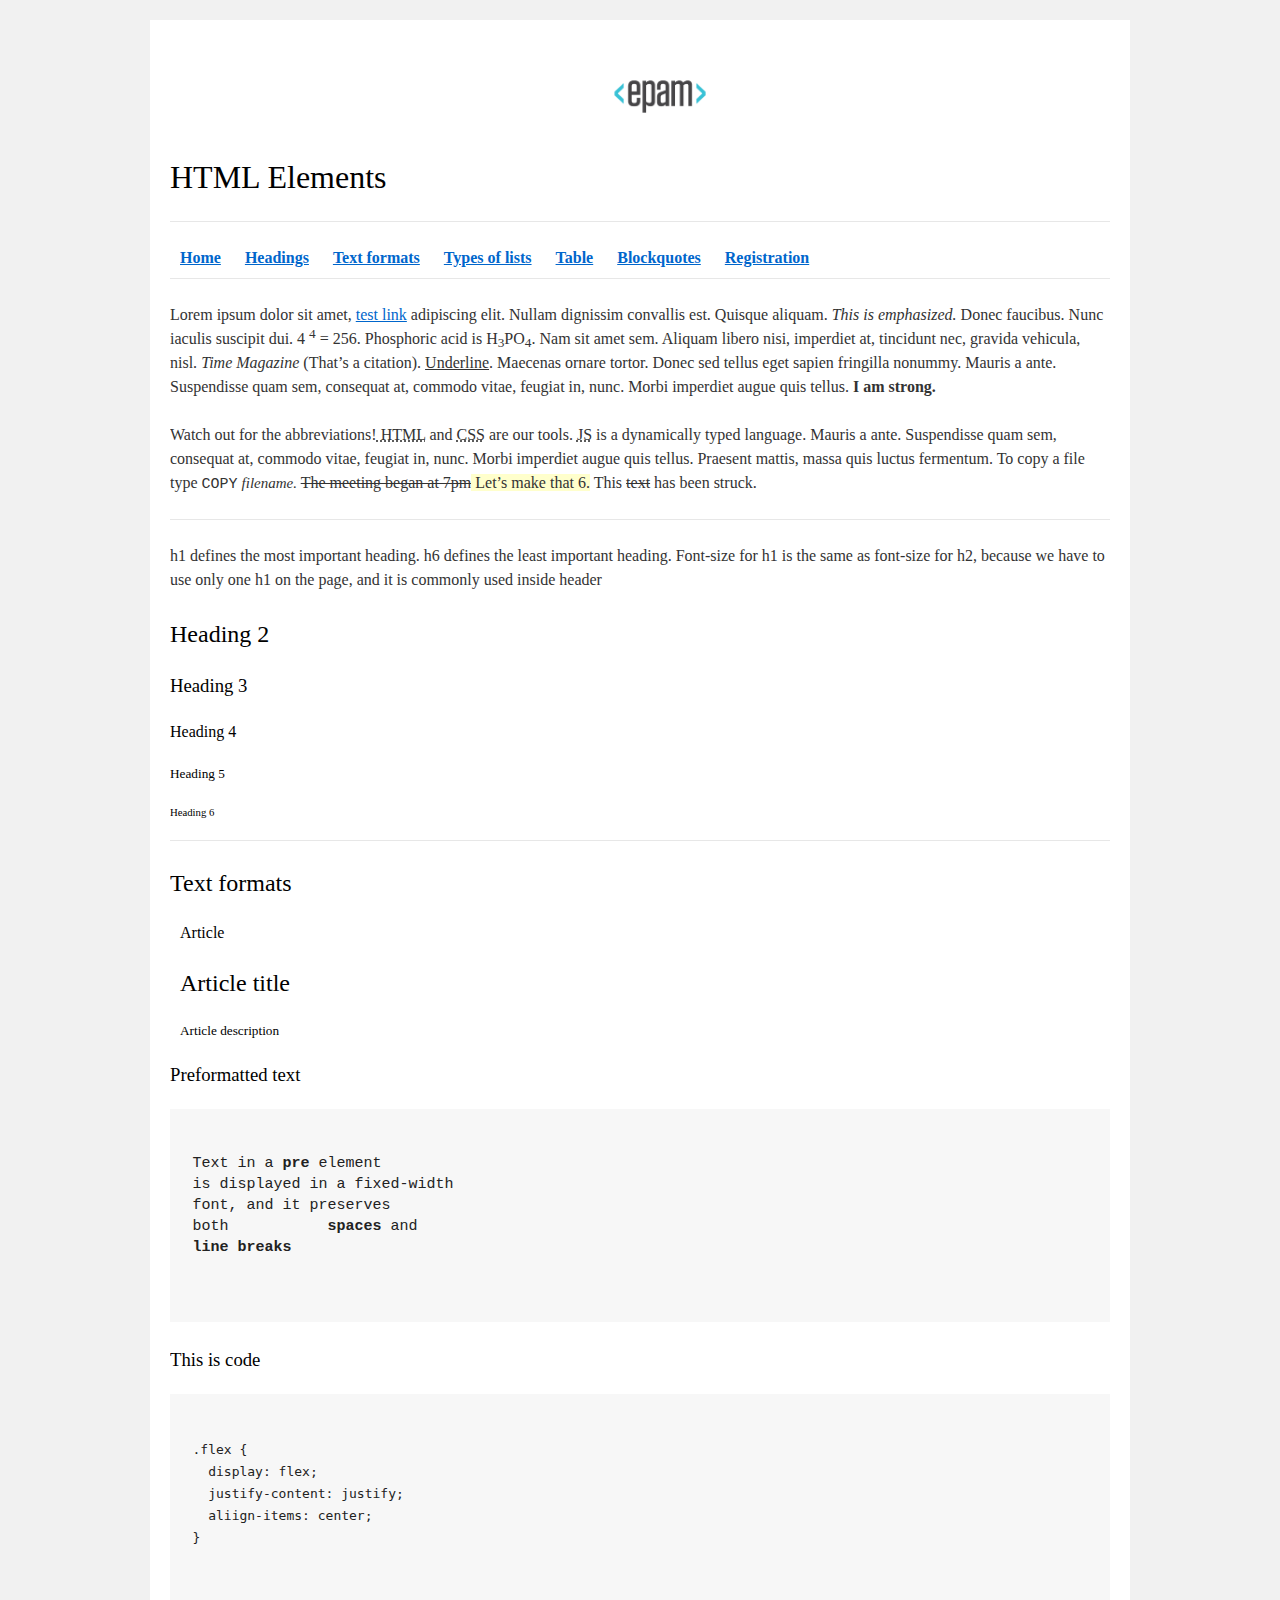
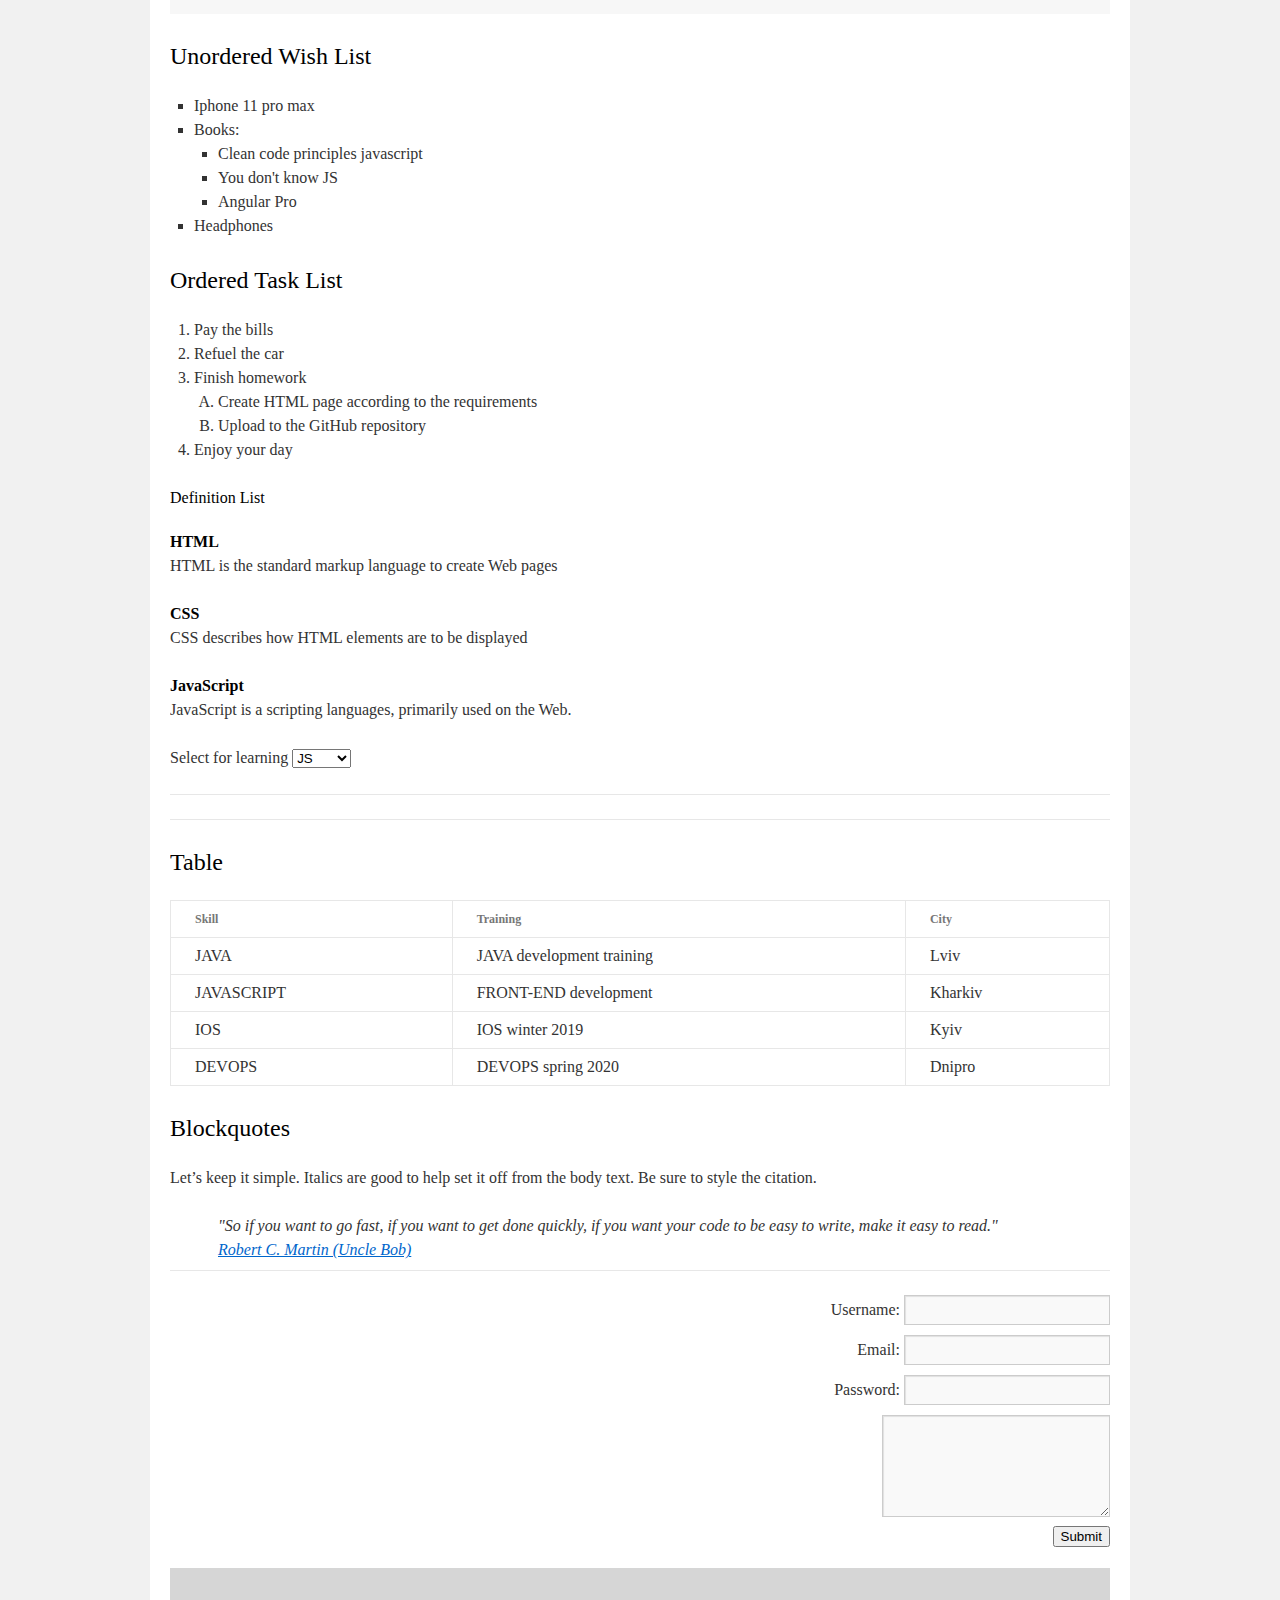
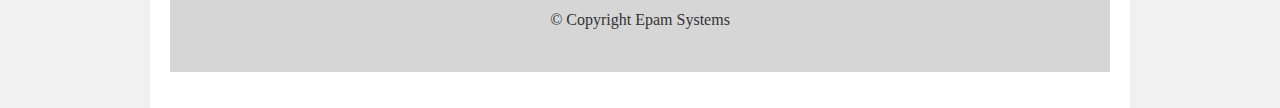
<file: FL12_HW1/homework/index.html>
<!DOCTYPE html>
<html lang="en">

<head>
    <meta charset="utf-8">
    <title>HTML Basics</title>
    <link rel="stylesheet" href="style.css">
</head>

<body>
    <div id="wrapper">
        <div id="main">
            <div id="container">
                <div id="content" role="main">
                    <header>
                        <img src='logo.png' alt="logo">

                        <h1>HTML Elements</h1>
                        <hr>
                        <nav>
                            <a href="#"><b>Home</b></a>
                            <a href="#"><b>Headings</b></a>
                            <a href="#"><b>Text formats</b></a>
                            <a href="#"><b>Types of lists</b></a>
                            <a href="#"><b>Table</b></a>
                            <a href="#"><b>Blockquotes</b></a>
                            <a href="#"><b>Registration</b></a>
                        </nav>
                    </header>
                    <hr>
                    <p>
                        Lorem ipsum dolor sit amet, <a href="#"> test link</a> adipiscing elit. Nullam dignissim convallis est.
                        Quisque aliquam. <em>This is emphasized.</em> Donec faucibus. Nunc iaculis suscipit dui. 4
                        <sup>4</sup> = 256. Phosphoric acid is H<sub>3</sub>PO<sub>4</sub>.
                        Nam sit amet sem. Aliquam libero nisi, imperdiet at, tincidunt nec, gravida vehicula, nisl.
                        <cite> Time Magazine</cite> (That’s a citation). <u>Underline</u>.
                        Maecenas ornare tortor. Donec sed tellus eget sapien fringilla nonummy.
                        Mauris a ante. Suspendisse quam sem, consequat at, commodo vitae, feugiat in, nunc.
                        Morbi imperdiet augue quis tellus. <strong>I am strong.</strong>
                    </p>
                    <p>
                        Watch out for the abbreviations!<abbr title=' Hyper Text Markup Language'>
                        HTML</abbr> and <abbr title='Cascading Style Sheets'>CSS</abbr> are our tools.
                        <abbr title='JavaScript'>JS</abbr> is a dynamically typed language. Mauris
                        a ante. Suspendisse quam sem, consequat at, commodo vitae, feugiat in, nunc.
                        Morbi imperdiet augue quis tellus. Praesent mattis, massa quis luctus fermentum.
                        To copy a file type <kbd>COPY</kbd> <var>filename.</var> <del>The meeting began at 7pm</del><ins> Let’s make that 6.</ins>
                        This <s>text</s> has been struck.
                    </p>

                    <hr>
                    <p>
                        h1 defines the most important heading. h6 defines the least important heading.
                        Font-size for h1 is the same as font-size for h2, because we have to use only one h1 on the page,
                        and it is commonly used inside header</p>

                    <h2>Heading 2</h2>
                    <h3>Heading 3</h3>
                    <h4>Heading 4</h4>
                    <h5>Heading 5</h5>
                    <h6>Heading 6</h6>

                    <hr>
                    <h2>Text formats</h2>
                    <article>
                        <h4>Article</h4>

                        <h2>Article title</h2>
                        <h5>Article description</h5>
                    </article>
                    <h3>Preformatted text</h3>
                    <pre>

Text in a <b>pre</b> element
is displayed in a fixed-width
font, and it preserves
both           <b>spaces</b> and
<b>line breaks</b>

                    </pre>
                    <h3>This is code</h3>
                    <pre>
                    <code>
.flex {
  display: flex;
  justify-content: justify;
  aliign-items: center;
}
                    </code>
                  </pre>

                    <h2>Unordered Wish List</h2>
                    <ul>
                        <li>Iphone 11 pro max
                            <li>Books:
                                <ul>
                                    <li>Clean code principles javascript</li>
                                    <li>You don't know JS</li>
                                    <li>Angular Pro</li>
                                </ul>
                            </li>
                            <li>Headphones
                    </ul>
                    <h2>Ordered Task List</h2>
                    <ol>
                        <li>Pay the bills
                            <li>Refuel the car
                                <li>Finish homework
                                    <ol>
                                        <li>Create HTML page according to the requirements</li>
                                        <li>Upload to the GitHub repository</li>
                                    </ol>
                                </li>
                                <li>Enjoy your day</li>
                    </ol>

                    <h4>Definition List</h4>
                    <dl>
                        <dt>HTML</dt>
                        <dd>HTML is the standard markup language to create Web pages</dd>

                        <dt>CSS</dt>
                        <dd>CSS describes how HTML elements are to be displayed</dd>

                        <dt>JavaScript</dt>
                        <dd>JavaScript is a scripting languages, primarily used on the Web.</dd>
                    </dl>
                    <p>
                        Select for learning
                        <select name="select">
                            <option value="HTML" >HTML</option>
                            <option value="CSS">CSS</option>
                            <option selected value ="js">JS</option>
                        </select
                    ></p>
                    <hr>

                    <hr>

                    <h2>Table</h2>
                    <table>
                        <tr>
                            <th>Skill</th>
                            <th>Training</th>
                            <th>City</th>
                        </tr>
                        <tr>
                            <td>JAVA</td>
                            <td>JAVA development training</td>
                            <td>Lviv</td>
                        </tr>
                        <tr>
                            <td>JAVASCRIPT</td>
                            <td>FRONT-END development</td>
                            <td>Kharkiv</td>
                        </tr>
                        <tr>
                            <td>IOS</td>
                            <td>IOS winter 2019</td>
                            <td>Kyiv</td>
                        </tr>
                        <tr>
                            <td>DEVOPS</td>
                            <td>DEVOPS spring 2020</td>
                            <td>Dnipro</td>
                        </tr>
                    </table>
                    <h2>Blockquotes</h2>
                    <p>Let’s keep it simple. Italics are good to help set it off from the body text. Be sure to style the citation. </p>
                    <blockquote>"So if you want to go fast, if you want to get done quickly, if you want your code to be easy to write, make it easy to read."<br>

                        <a href="#">Robert C. Martin (Uncle Bob)</a></blockquote>
                    <hr>
                    <form>
                        Username: <input type="text" name="username">

                    </form>
                    <form>
                        Email: <input type="text" name="Email">
                    </form>
                    <form>
                        Password: <input type="password" name="Password">
                    </form>
                    <form>
                        <textarea cols="23" rows="4"></textarea>
                    </form>
                    <form>
                        <button>Submit</button>
                    </form>
                    <footer>
                        &copy; Copyright Epam Systems
                    </footer>
                </div>
            </div>
        </div>
    </div>
</body>

</html>
</file>
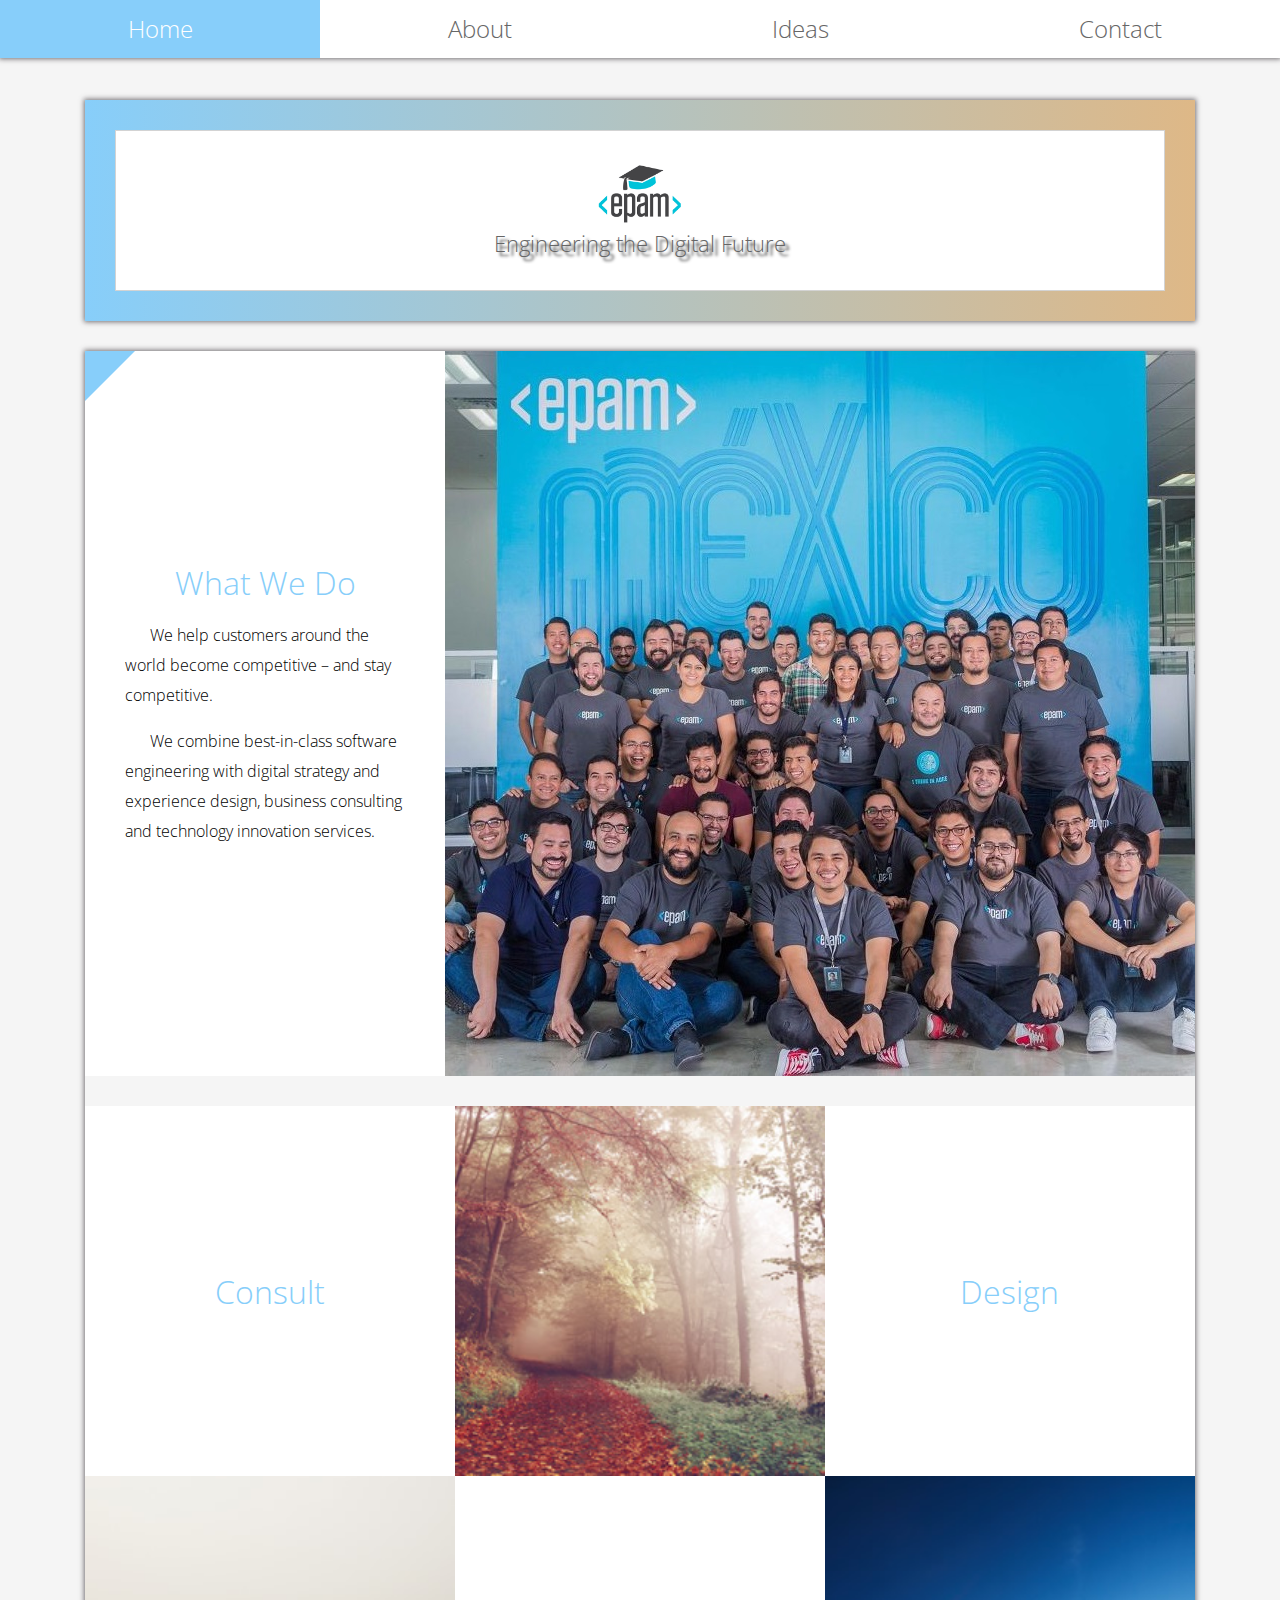
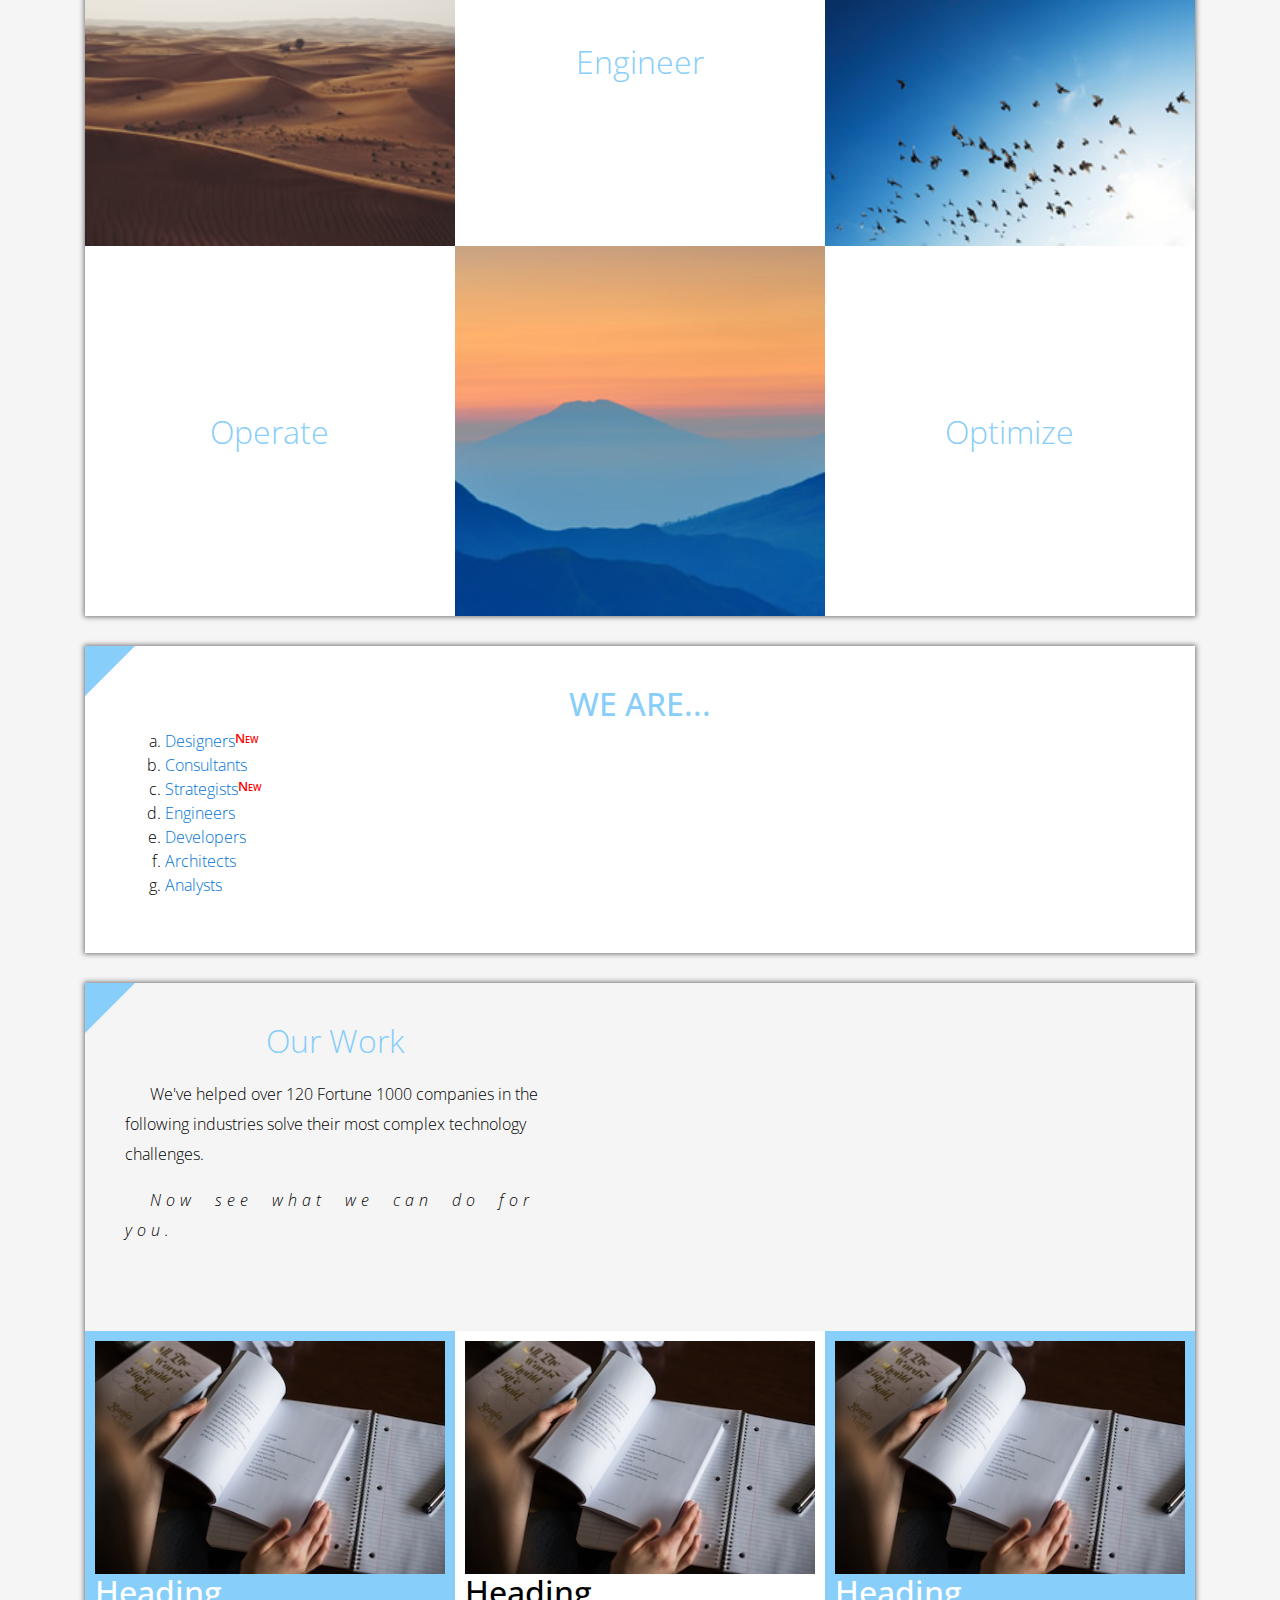
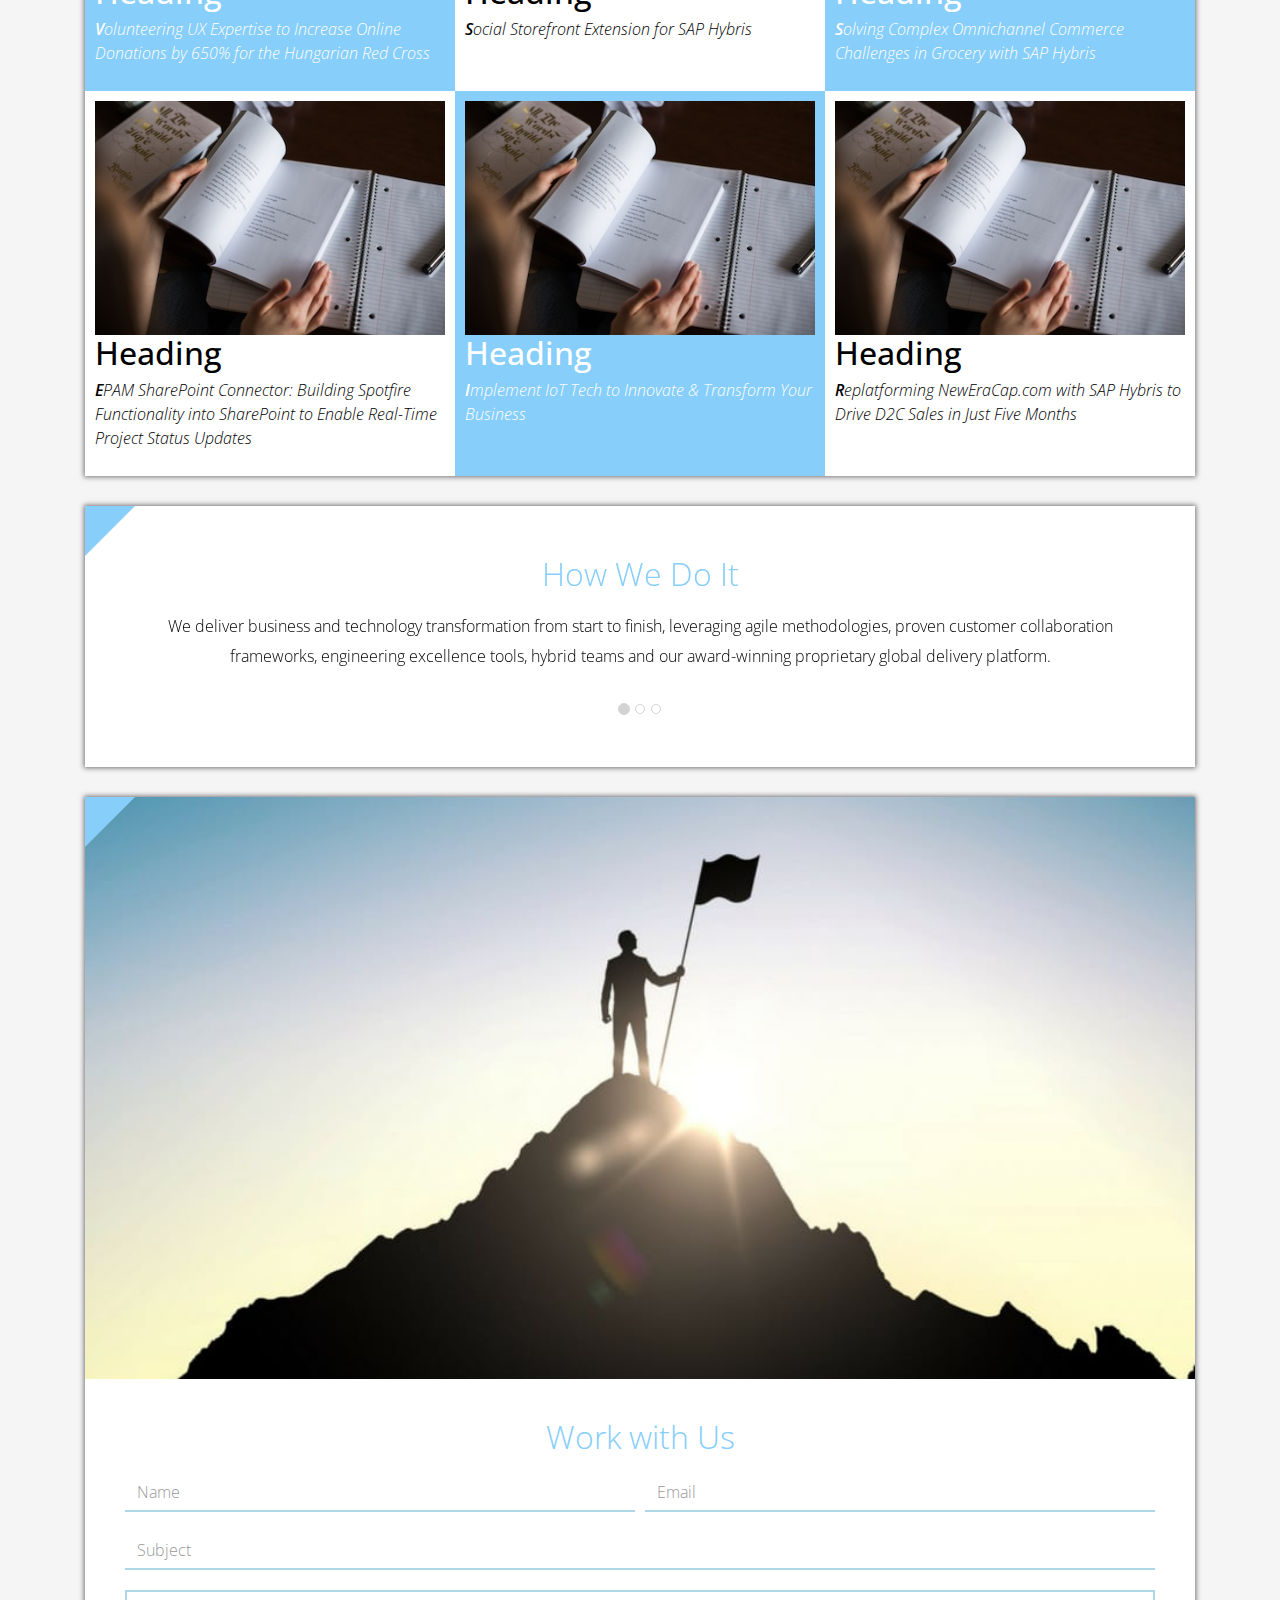
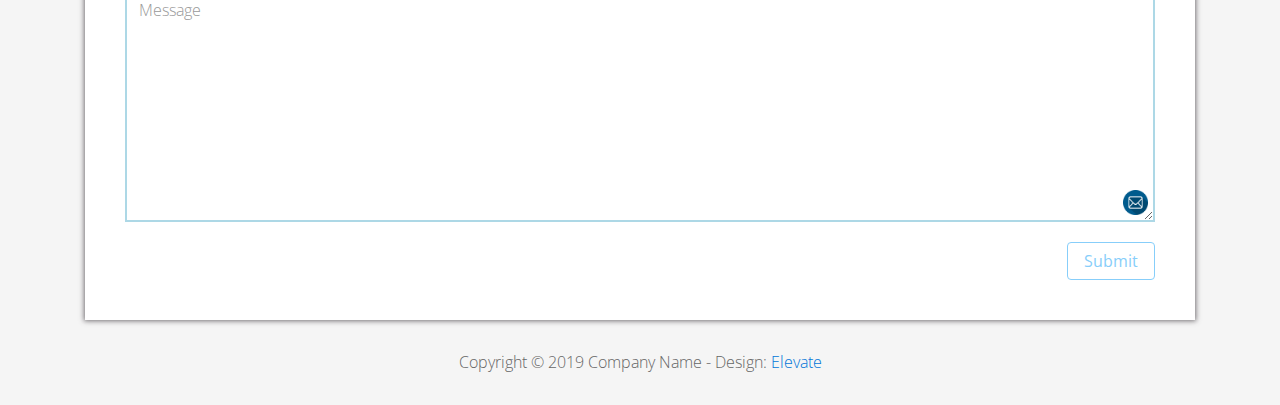
<file: FL12_HW2/homework/index.html>
<!DOCTYPE html>
<html lang="en">

<head>
    <meta charset="utf-8">
    <meta http-equiv="X-UA-Compatible" content="IE=edge">
    <meta name="viewport" content="width=device-width, initial-scale=1">

    <title>CSS Basics HW</title>



    <!-- load stylesheets -->
    <link rel="stylesheet" href="http://fonts.googleapis.com/css?family=Open+Sans:300,400">
    <!-- Google web font "Open Sans" -->
    <link rel="stylesheet" href="css/bootstrap.min.css">
    <!-- Bootstrap style -->
    <link rel="stylesheet" href="css/general.css">
    <link rel="stylesheet" href="css/style.css">
    <!-- Templatemo style -->
</head>

<body>
    <div class="container">

        <div class="tm-sidebar">
            <nav class="tm-main-nav">
                <ul>
                    <li class="tm-nav-item"><a href="#home" class="tm-nav-item-link">Home</a></li>
                    <li class="tm-nav-item"><a href="#about" class="tm-nav-item-link">About</a></li>
                    <li class="tm-nav-item"><a href="#ideas" class="tm-nav-item-link">Ideas</a></li>
                    <li class="tm-nav-item"><a href="#contact" class="tm-nav-item-link">Contact</a></li>
                </ul>
            </nav>
        </div>

        <div class="tm-main-content">

            <div id="home" class="tm-content-box tm-content-header margin-b-10">
                <div class="tm-banner">
                    <div class="tm-banner-inner">
                        <img src="img/epam_logo.png" width="100" alt="">
                        <p class="tm-banner-text">Engineering the Digital Future</p>
                    </div>
                </div>
            </div>

            <section>
                <div class="tm-content-box flex-2-col">

                    <div class="padding-medium flex-item tm-team-description-container flex-item">
                        <h2 class="tm-section-title">What We Do</h2>
                        <p class="tm-section-description">We help customers around the world become competitive – and stay competitive.</p>
                        <p class="tm-section-description"> We combine best-in-class software engineering with digital strategy and experience design, business consulting and technology innovation services.</p>
                    </div>
                    <div class="flex-item tm-team-img">
                        <img src="img/epam-mexico.jpg" alt="epam-mexico">
                    </div>

                </div>

                <div id="about" class="tm-content-box">

                    <ul class="boxes gallery-container">
                        <li class="box box-bg">
                            <h2 class="tm-section-title tm-section-title-box tm-box-bg-title">Consult</h2>
                        </li>
                        <li class="box">
                            <a href="img/idea-large-01.jpg">
                                <img src="img/idea-01.jpg" alt="Image" class="img-fluid thumbnail box-img">
                            </a>
                        </li>
                        <li class="box box-bg">
                            <h2 class="tm-section-title tm-section-title-box tm-box-bg-title">Design</h2>
                        </li>
                        <li class="box">
                            <a href="img/idea-large-02.jpg">
                                <img src="img/idea-02.jpg" alt="Image" class="img-fluid thumbnail box-img">
                            </a>
                        </li>
                        <li class="box box-bg">
                            <h2 class="tm-section-title tm-section-title-box tm-box-bg-title">Engineer</h2>
                        </li>
                        <li class="box">
                            <a href="img/idea-large-03.jpg">
                                <img src="img/idea-03.jpg" alt="Image" class="img-fluid thumbnail box-img">
                            </a>
                        </li>
                        <li class="box box-bg">
                            <h2 class="tm-section-title tm-section-title-box tm-box-bg-title">Operate</h2>
                        </li>
                        <li class="box">
                            <a href="img/idea-large-04.jpg">
                                <img src="img/idea-04.jpg" alt="Image" class="img-fluid thumbnail box-img">
                            </a>
                        </li>
                        <li class="box box-bg">
                            <h2 class="tm-section-title tm-section-title-box tm-box-bg-title">Optimize</h2>
                        </li>
                    </ul>

                </div>

            </section>

            <!-- slider -->
            <section class="heading tm-content-box">
                <div class="padding-medium">
                    <h2> WE ARE...</h2>
                    <ol>
                        <li><a href="index.html" class="text">Designers</a></li>
                        <li><a href="index.html">Consultants</a></li>
                        <li><a href="#" class="text">Strategists</a></li>
                        <li><a href="#">Engineers</a></li>
                        <li><a href="#">Developers</a></li>
                        <li><a href="#">Architects</a></li>
                        <li><a href="#">Analysts</a></li>
                    </ol>
                </div>
            </section>

            <section class="blocks">
                <div class="padding-medium flex-item tm-team-description-container">
                    <h2 class="tm-section-title">Our Work</h2>
                    <p class="tm-section-description">We've helped over 120 Fortune 1000 companies in the following industries solve their most complex technology challenges. </p>
                    <p class="tm-section-description"> Now see what we can do for you.</p>
                </div>
                <div class="tm-content-box flex-2-col">
                </div>
                <div class="tm-content-box">
                    <ul class="boxes gallery-container">
                        <li class="box box-work">
                            <img src="img/study.jpeg" alt="Image" class="img-fluid">
                            <div>
                                <h2>Heading</h2>
                                <p>Volunteering UX Expertise to Increase Online Donations by 650% for the Hungarian Red Cross</p>
                            </div>
                        </li>
                        <li class="box box-work">
                            <img src="img/study.jpeg" alt="Image" class="img-fluid">
                            <div>
                                <h2>Heading</h2>
                                <p>Social Storefront Extension for SAP Hybris</p>
                            </div>
                        </li>
                        <li class="box box-work">
                            <img src="img/study.jpeg" alt="Image" class="img-fluid">
                            <div>
                                <h2>Heading</h2>
                                <p>Solving Complex Omnichannel Commerce Challenges in Grocery with SAP Hybris</p>
                            </div>
                        </li>
                        <li class="box box-work">
                            <img src="img/study.jpeg" alt="Image" class="img-fluid">
                            <div>
                                <h2>Heading</h2>
                                <p>EPAM SharePoint Connector: Building Spotfire Functionality into SharePoint to Enable Real-Time Project Status Updates</p>
                            </div>
                        </li>
                        <li class="box box-work">
                            <img src="img/study.jpeg" alt="Image" class="img-fluid">
                            <div>
                                <h2>Heading</h2>
                                <p>Implement IoT Tech to Innovate &amp; Transform Your Business</p>
                            </div>
                        </li>
                        <li class="box box-work">
                            <img src="img/study.jpeg" alt="Image" class="img-fluid">
                            <div>
                                <h2>Heading</h2>
                                <p>Replatforming NewEraCap.com with SAP Hybris to Drive D2C Sales in Just Five Months</p>
                            </div>
                        </li>
                    </ul>

                </div>
            </section>

            <section id="ideas">
                <div id="tmCarousel" class="carousel slide tm-content-box" data-ride="carousel">

                    <ol class="carousel-indicators">
                        <li data-target="#tmCarousel" data-slide-to="0" class="active"></li>
                        <li data-target="#tmCarousel" data-slide-to="1" class=""></li>
                        <li data-target="#tmCarousel" data-slide-to="2" class=""></li>
                    </ol>

                    <div class="carousel-inner" role="listbox">

                        <div class="carousel-item active">
                            <div class="carousel-content">
                                <div class="flex-item">
                                    <h2 class="tm-section-title">How We Do It</h2>
                                    <p class="tm-section-description carousel-description">We deliver business and technology transformation from start to finish, leveraging agile methodologies, proven customer collaboration frameworks, engineering excellence tools, hybrid teams and our award-winning proprietary
                                        global delivery platform.</p>
                                </div>
                            </div>
                        </div>

                        <div class="carousel-item">
                            <div class="carousel-content">
                                <div class="flex-item">
                                    <h2 class="tm-section-title">Our Clients</h2>
                                    <p class="tm-section-description carousel-description">Lorem ipsum dolor sit amet, consectetur adipiscing elit. Quisque vel nisi pharetra nibh varius pharetra ac sagittis nisi. Etiam pharetra vestibulum hendrerit. Pellentesque interdum metus sed massa rutrum.</p>
                                </div>
                            </div>
                        </div>

                        <div class="carousel-item">
                            <div class="carousel-content">
                                <div class="flex-item">
                                    <h2 class="tm-section-title">Our Projects</h2>
                                    <p class="tm-section-description carousel-description">Donec ex libero, fringilla vitae purus sit amet, rhoncus pharetra lorem. Pellentesque id sem id lacus ultricies vehicula. Aliquam rutrum mi non. Pellentesque interdum metus sed massa rutrum.
                                    </p>
                                </div>
                            </div>
                        </div>

                    </div>

                </div>
            </section>

            <section class="tm-content-box">
                <img src="img/contact-us.jpg" alt="Contact image" class="img-fluid img-contact-us">

                <div id="contact" class="padding-medium">
                    <h2 class="tm-section-title">Work with Us</h2>
                    <form action="#contact" method="get" class="contact-form">

                        <div class="form-group col-xs-12 col-sm-12 col-md-6 col-lg-6 form-group-2-col-left">
                            <input type="text" id="contact_name" name="contact_name" class="form-control" placeholder="Name" required/>
                        </div>
                        <div class="form-group col-xs-12 col-sm-12 col-md-6 col-lg-6 form-group-2-col-right mandatory-field">
                            <input type="email" id="contact_email" name="contact_email" class="form-control" placeholder="Email" required/>
                        </div>
                        <div class="form-group">
                            <input type="text" id="contact_subject" name="contact_subject" class="form-control" placeholder="Subject" required/>
                        </div>
                        <div class="form-group">
                            <textarea id="contact_message" name="contact_message" class="form-control" rows="9" placeholder="Message" required></textarea>
                        </div>

                        <button type="submit" class="btn btn-primary submit-btn">Submit</button>

                    </form>
                </div>
            </section>

            <footer class="tm-footer">
                <p class="text-xs-center">Copyright &copy; 2019 Company Name - Design: <a rel="nofollow" href="http://www.templatemo.com/tm-481-elevate" target="_parent">Elevate</a></p>
            </footer>

        </div>

    </div>

</body>

</html>
</file>
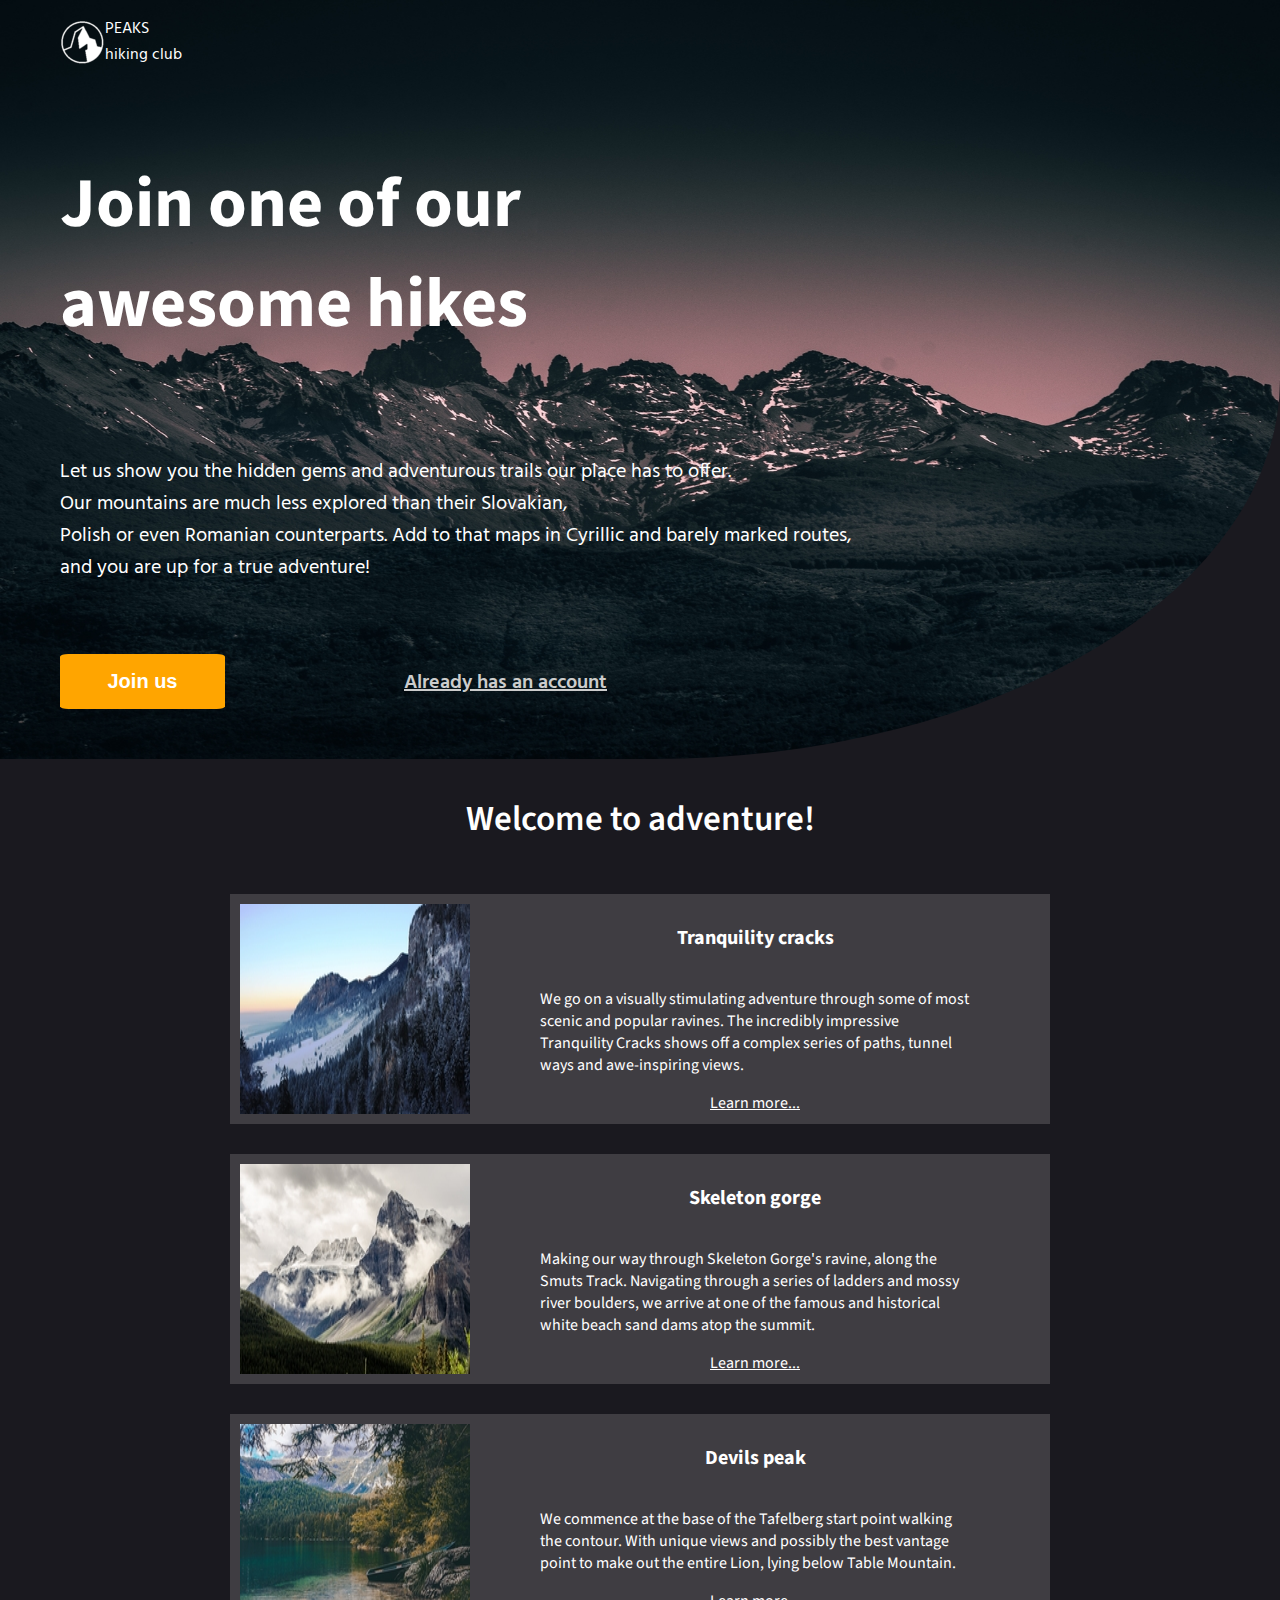
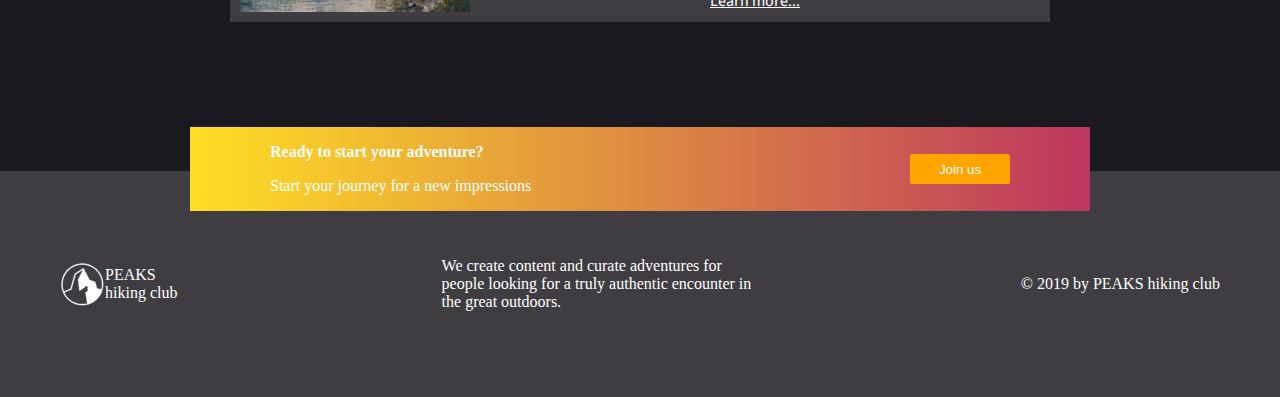
<file: FL12_HW3/homework/index.html>
<!DOCTYPE html>
<html lang="en">

<head>
    <meta charset="UTF-8">
    <meta name="viewport" content="width=device-width, initial-scale=1.0">
    <meta http-equiv="X-UA-Compatible" content="ie=edge">
    <link href="https://fonts.googleapis.com/css?family=Hind:400,600%7CSource+Sans+Pro:400,600,700%7CFresca"
          rel="stylesheet"/>

    <!-- Styles should be switched here: -->

    <link rel="stylesheet" type="text/css" href="css/style1.css">
     <link rel="stylesheet" type="text/css" href="css/style2.css">

    <title>PEAKS hiking club</title>
</head>

<body>
<header class="header">
    <div class="header-wrap">
        <div class="landing-logo">
            <img src="img/m-logo.png" alt="logo"/>
            <p>PEAKS<span>hiking club</span></p>
        </div>
        <p class="header_heading">
            Join one of our awesome hikes
        </p>
        <p class="header_text">
            Let us show you the hidden gems and adventurous trails our place has to offer.
            Our mountains are much less explored than their Slovakian,
            Polish or even Romanian counterparts. Add to that maps in Cyrillic and barely marked routes,
            and you are up for a true adventure!
        </p>
        <div>
            <button class="header_button">Join us</button>
            <a href="#" class="login">Already has an account</a>
        </div>
    </div>
</header>
<main class="section">
    <p class="section_text">
        Welcome to adventure!
    </p>
    <div class="section_card_wrap">
        <div class="section_card">
            <img class="section_card_img"
                 src="img/m-1.jpg"
                 alt="experts"/>
            <div class="section_card_right_container">
                <p class="section_card_heading">
                    Tranquility cracks
                </p>
                <p class="section_card_text">
                    We go on a visually stimulating adventure through some of most scenic and popular ravines.
                    The incredibly impressive Tranquility Cracks shows off a complex series of paths, tunnel ways and
                    awe-inspiring views.
                </p>
                <a href="#" class="section_link">Learn more...</a>
            </div>
        </div>
        <div class="section_card">
            <img class="section_card_img"
                 src="img/m-2.jpg"
                 alt="content formats"/>
            <div class="section_card_right_container">
                <p class="section_card_heading">
                    Skeleton gorge
                </p>
                <p class="section_card_text">
                    Making our way through Skeleton Gorge's ravine, along the Smuts Track.
                    Navigating through a series of ladders and mossy river boulders, we arrive at one of the famous and
                    historical white beach sand dams atop the summit.
                </p>
                <a href="#" class="section_link">Learn more...</a>
            </div>
        </div>
        <div class="section_card">
            <img class="section_card_img"
                 src="img/m-3.jpg"
                 alt="certificate"/>
            <div class="section_card_right_container">
                <p class="section_card_heading">
                    Devils peak
                </p>
                <p class="section_card_text">
                    We commence at the base of the Tafelberg start point walking the contour.
                    With unique views and possibly the best vantage point to make out the entire Lion, lying below Table
                    Mountain.
                </p>
                <a href="#" class="section_link">Learn more...</a>
            </div>
        </div>
    </div>
    <div class="section_banner">
        <div class="section_banner_text_wrap">
            <p class="section_banner_heading">
                Ready to start your adventure?
            </p>
            <p class="section_banner_text">
                Start your journey for a new impressions
            </p>
        </div>
        <button class="section_banner_button">Join us</button>
    </div>
</main>
<footer class="footer">
    <div class="footer-wrap">
        <div class="footer_logo landing-logo">
            <img src="img/m-logo.png" alt="logo"/>
            <p>PEAKS<span>hiking club</span></p>
        </div>
        <p class="footer_text">
            We create content and curate adventures for people looking for a truly authentic encounter in the great
            outdoors.
        </p>
        <span class="footer-cr">
          &copy; 2019 by PEAKS hiking club
        </span>
    </div>
</footer>
</body>

</html>
</file>
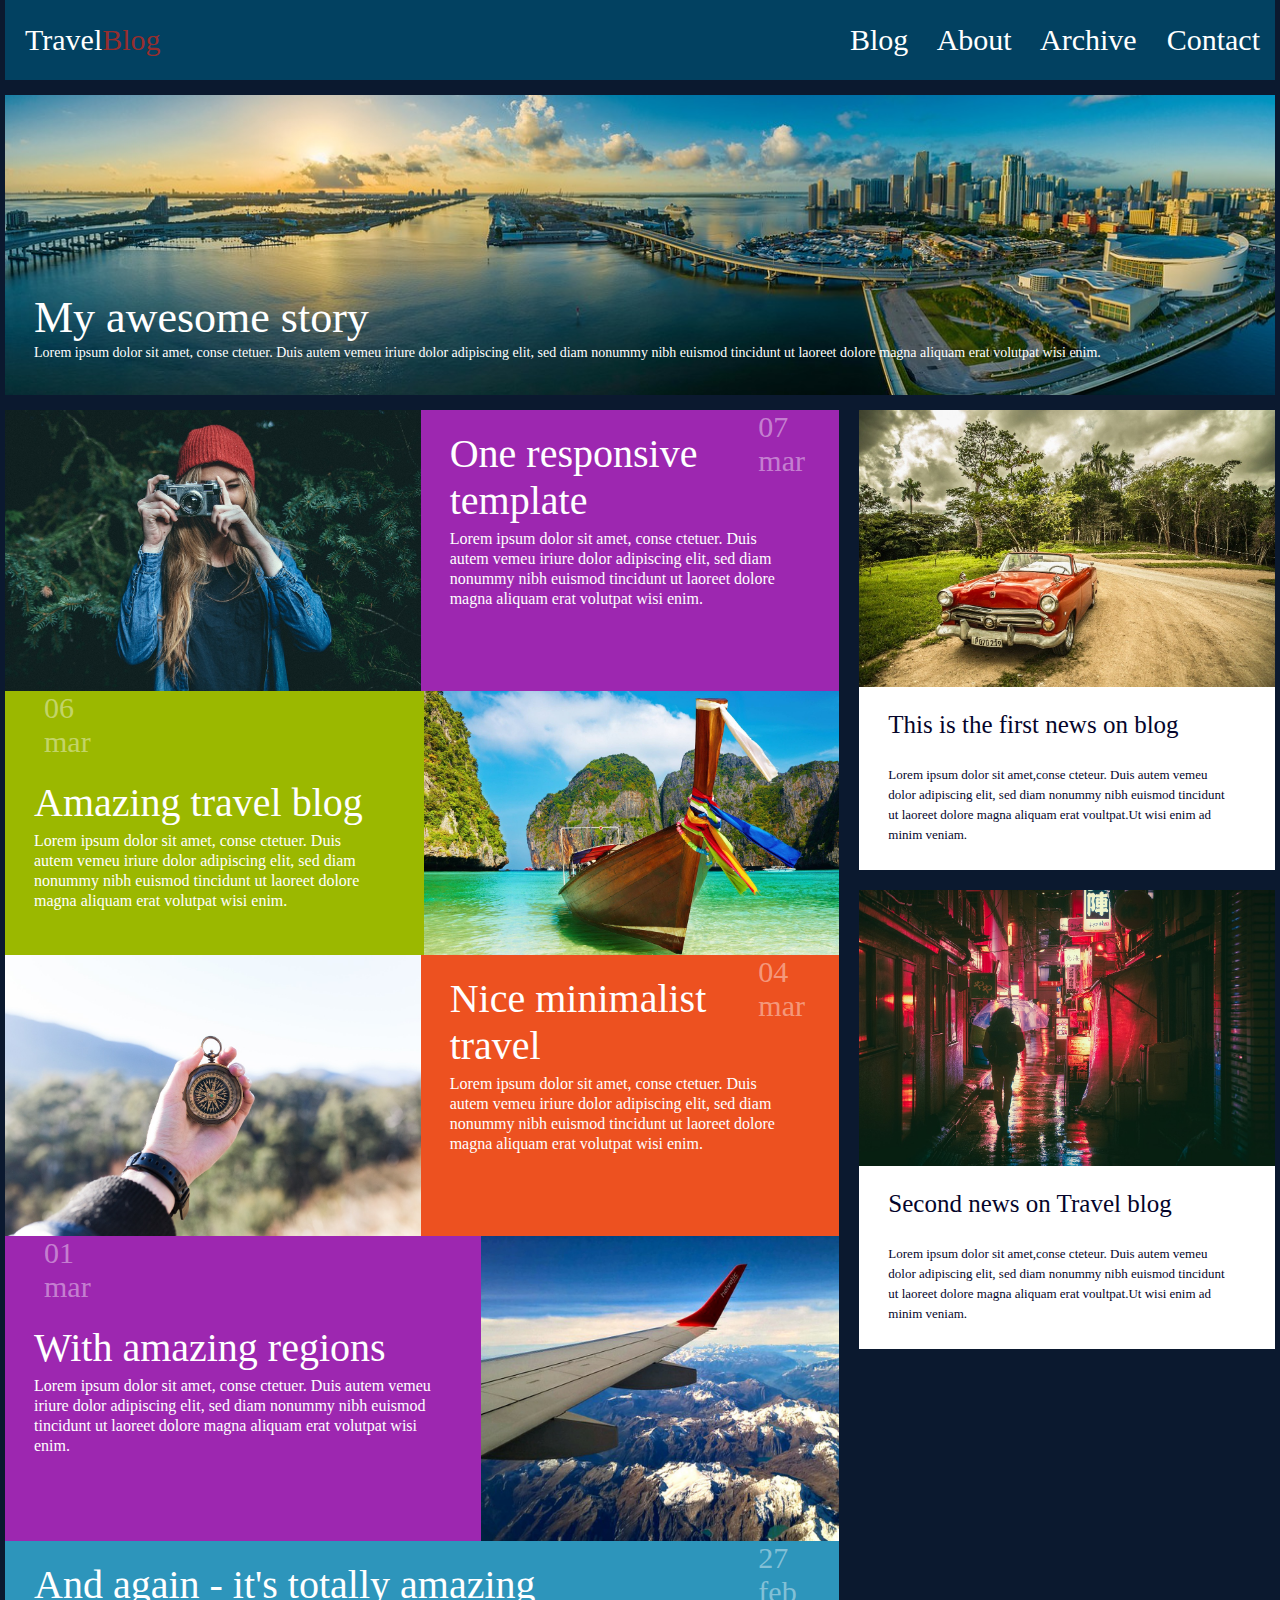
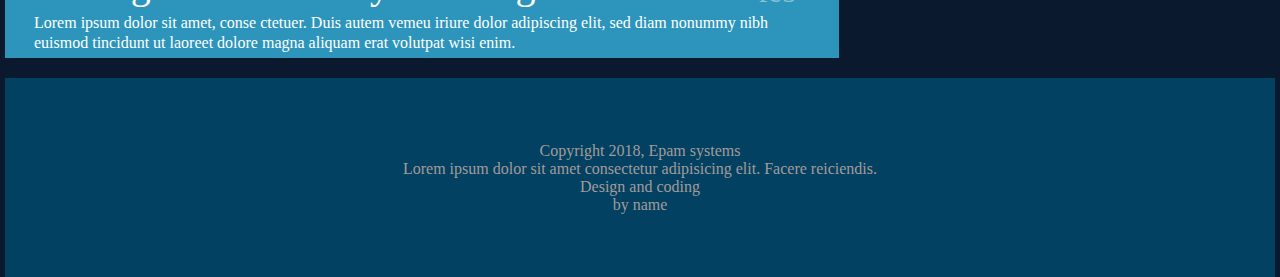
<file: FL12_HW5/homework/index.html>
<!DOCTYPE html>
<html lang="zxx">

<head>
  <meta charset="UTF-8">
  <meta name="viewport" content="width=device-width, initial-scale=1.0">
  <meta http-equiv="X-UA-Compatible" content="ie=edge">
  <link rel="stylesheet" href="css/styles.css">
  <link href='https://fonts.googleapis.com/css?family=Roboto:400,100,300,700&subset=latin,latin-ext' rel='stylesheet'
    type='text/css'>
  <title>Responsive</title>
</head>

<body>
  <header class="header">
          <div class="nav-menu">
          <p>Travel<span>Blog</span></p>
          <div class="link">
              <div><a href="#">  Blog  </a></div>
              <div><a href="#">  About  </a></div>
              <div><a href="#">  Archive  </a></div>
              <div><a href="#">  Contact  </a></div>
          </div>
          </div>
          <div class="nav-bar">
              <div class="sandwich-menu">
              <div class="sandwich"></div>
              <div class="sandwich"></div>
              <div class="sandwich"></div>
              </div>
              <p>Travel<span>Blog</span></p>
          </div>
  </header>
  <section class="header_image">
      <div class="container">
          <div class="header_image-text">
              <h1>My awesome story</h1>
              <p>Lorem ipsum dolor sit amet, conse ctetuer. Duis
                  autem vemeu iriure dolor adipiscing elit, sed diam
                  nonummy nibh euismod tincidunt ut laoreet dolore
                  magna aliquam erat volutpat wisi enim.
              </p>
          </div>
      </div>
  </section>

<section class="content">
  <div class="content_posts">
      <div class="content_post1 content_post">
          <div class="photo-post">
              <img class="photopost" src="../homework/img/post1.jpg" alt="post1">
          </div>
          <div class="description_post">
              <div class="container">
                  <div class="content_description_post">
                    <div class="date1 date">
                      07 <span>mar</span>
                    </div>
                      <h1>One responsive template</h1>
                      <p>Lorem ipsum dolor sit amet, conse ctetuer. Duis
                          autem vemeu iriure dolor adipiscing elit, sed diam
                          nonummy nibh euismod tincidunt ut laoreet dolore
                          magna aliquam erat volutpat wisi enim.</p>
                  </div>
              </div>
          </div>
      </div>

      <div class="content_post2 content_post">
          <div class="photo-post">
              <img class="photopost" src="../homework/img/post2.jpg" alt="post2">
          </div>
          <div class="description_post">
              <div class="container">
                  <div class="content_description_post">
                    <div class="date2 dateright">
                      06 <span>mar</span>
                    </div>
                      <h1>Amazing travel blog</h1>
                      <p>Lorem ipsum dolor sit amet, conse ctetuer. Duis
                          autem vemeu iriure dolor adipiscing elit, sed diam
                          nonummy nibh euismod tincidunt ut laoreet dolore
                          magna aliquam erat volutpat wisi enim.</p>
                  </div>
              </div>
          </div>
      </div>

      <div class="content_post3 content_post">
          <div class="photo-post">
              <img class="photopost" src="../homework/img/post3.jpg" alt="post3">
          </div>
          <div class="description_post">
              <div class="container">
                  <div class="content_description_post">
                    <div class="date3 date">
                      04 <span>mar</span>
                    </div>
                      <h1>Nice minimalist travel</h1>
                      <p>Lorem ipsum dolor sit amet, conse ctetuer. Duis
                          autem vemeu iriure dolor adipiscing elit, sed diam
                          nonummy nibh euismod tincidunt ut laoreet dolore
                          magna aliquam erat volutpat wisi enim.</p>
                  </div>
              </div>
          </div>
      </div>

      <div class="content_post4 content_post">
          <div class="photo-post">
              <img class="photopost" src="../homework/img/post4.jpg" alt="post4">
          </div>
          <div class="description_post">
              <div class="container">
                  <div class="content_description_post">
                    <div class="date2 dateright">
                      01 <span>mar</span>
                    </div>
                      <h1>With amazing regions</h1>
                      <p>Lorem ipsum dolor sit amet, conse ctetuer. Duis
                          autem vemeu iriure dolor adipiscing elit, sed diam
                          nonummy nibh euismod tincidunt ut laoreet dolore
                          magna aliquam erat volutpat wisi enim.</p>
                  </div>
              </div>
          </div>
      </div>

      <div class="content_post5 content_post">
          <div class="description_post">
              <div class="container">
                  <div class="content_description_post">
                    <div class="date2 date">
                      27 <span>feb</span>
                    </div>
                      <h1>And again - it's totally amazing</h1>
                      <p>Lorem ipsum dolor sit amet, conse ctetuer. Duis
                          autem vemeu iriure dolor adipiscing elit, sed diam
                          nonummy nibh euismod tincidunt ut laoreet dolore
                          magna aliquam erat volutpat wisi enim.</p>
                  </div>
              </div>
          </div>
      </div>
  </div>

  <div class="content_news">
    <div class="content_news1">
      <div class="description-news content_description_news">
          <div class="photo-post">
              <img class="photopost" src="../homework/img/news1.jpg" alt="news1">
          </div>
          <div class="description_post">
            <div class="container">
                <h1>This is the first news on blog</h1>
                <p>Lorem ipsum dolor sit amet,conse cteteur. Duis
                    autem vemeu dolor adipiscing elit, sed diam
                    nonummy nibh euismod tincidunt ut laoreet dolore
                    magna aliquam erat voultpat.Ut wisi enim ad minim veniam.</p>
            </div>
          </div>
        </div>
    </div>

    <div class="content_news2">
      <div class="description-news content_description_news">
        <div class="photo-post">
            <img class="photopost" src="../homework/img/news2.jpg" alt="news2">
        </div>
        <div class="description_post">
          <div class="container">
            <h1>Second news on Travel blog</h1>
            <p>Lorem ipsum dolor sit amet,conse cteteur. Duis
                autem vemeu dolor adipiscing elit, sed diam
                nonummy nibh euismod tincidunt ut laoreet dolore
                magna aliquam erat voultpat.Ut wisi enim ad minim veniam.</p>
          </div>
        </div>
      </div>
    </div>
  </div>
</section>
<footer class="footer">
  <div class="footer-info">
    <p>Copyright 2018, Epam systems<br>
      Lorem ipsum dolor sit amet consectetur adipisicing elit.
      Facere reiciendis.</p>
      <p>Design and coding<br>
      by name</p>
    </div>
</footer>
</body>

</html>
</file>
<file: FL12_HW1/homework/style.css>
html,body,div,span,applet,object,iframe,h1,h2,h3,h4,h5,h6,p,blockquote,pre,a,abbr,acronym,address,big,cite,code,del,dfn,em,font,img,ins,kbd,q,s,samp,small,strike,strong,sub,sup,tt,var,b,u,i,center,dl,dt,dd,ol,ul,li,fieldset,form,label,legend,table,caption,tbody,tfoot,thead,tr,th,td{background:transparent;border:0;margin:0;padding:0;vertical-align:baseline}body{line-height:1}h1,h2,h3,h4,h5,h6{clear:both;font-weight:normal}ol,ul{list-style:none}blockquote{quotes:none}blockquote:before,blockquote:after{content:'';content:none}del{text-decoration:line-through}table{border-collapse:collapse;border-spacing:0}a img{border:0}#container{float:left;margin:0 -240px 0 0;width:100%}#primary,#secondary{float:right;overflow:hidden;width:220px}#secondary{clear:right}#footer{clear:both;width:100%}.one-column #content{margin:0 auto;width:640px}.single-attachment #content{margin:0 auto;width:900px}body,input,textarea,.page-title span,.pingback a.url{font-family:Georgia,"Bitstream Charter",serif}h3#comments-title,h3#reply-title,#access .menu,#access div.menu ul,#cancel-comment-reply-link,.form-allowed-tags,#site-info,#site-title,#wp-calendar,.comment-meta,.comment-body tr th,.comment-body thead th,.entry-content label,.entry-content tr th,.entry-content thead th,.entry-meta,.entry-title,.entry-utility,#respond label,.navigation,.page-title,.pingback p,.reply,.widget-title,.wp-caption-text{font-family:"Helvetica Neue",Arial,Helvetica,"Nimbus Sans L",sans-serif}input[type="submit"]{font-family:"Helvetica Neue",Arial,Helvetica,"Nimbus Sans L",sans-serif}pre{font-family:"Courier 10 Pitch",Courier,monospace}code{font-family:Monaco,Consolas,"Andale Mono","DejaVu Sans Mono",monospace}#access .menu-header,div.menu,#colophon,#branding,#main,#wrapper{margin:0 auto;width:940px}#wrapper{background:#fff;margin-top:20px;padding:0 20px}#footer-widget-area{overflow:hidden}#footer-widget-area .widget-area{float:left;margin-right:20px;width:220px}#footer-widget-area #fourth{margin-right:0}#site-info{float:left;font-size:14px;font-weight:bold;width:700px}#site-generator{float:right;width:220px}body{background:#f1f1f1}body,input,textarea{color:#666;font-size:12px;line-height:18px}hr{background-color:#e7e7e7;border:0;clear:both;height:1px;margin-bottom:18px}p{margin-bottom:18px}ul{list-style:square;margin:0 0 18px 1.5em}ol{list-style:decimal;margin:0 0 18px 1.5em}ol ol{list-style:upper-alpha}ol ol ol{list-style:lower-roman}ol ol ol ol{list-style:lower-alpha}ul ul,ol ol,ul ol,ol ul{margin-bottom:0}dl{margin:0 0 24px 0}dt{font-weight:bold}dd{margin-bottom:18px}strong{font-weight:bold}cite,em,i{font-style:italic}big{font-size:131.25%}ins{background:#ffc;text-decoration:none}blockquote{font-style:italic;padding:0 3em}blockquote cite,blockquote em,blockquote i{font-style:normal}pre{background:#f7f7f7;color:#222;line-height:18px;margin-bottom:18px;overflow:auto;padding:1.5em}abbr,acronym{cursor:help}sup,sub{height:0;line-height:1;position:relative;vertical-align:baseline}sup{bottom:1ex}sub{top:.5ex}small{font-size:smaller}input{margin-bottom:10px}input[type="text"],input[type="password"],input[type="email"],input[type="url"],input[type="number"],textarea{background:#f9f9f9;border:1px solid #ccc;box-shadow:inset 1px 1px 1px rgba(0,0,0,0.1);-moz-box-shadow:inset 1px 1px 1px rgba(0,0,0,0.1);-webkit-box-shadow:inset 1px 1px 1px rgba(0,0,0,0.1);padding:2px}a:link{color:#06c}a:visited{color:#743399}a:active,a:hover{color:#ff4b33}.screen-reader-text{clip:rect(1px,1px,1px,1px);overflow:hidden;position:absolute !important;height:1px;width:1px}#header{padding:30px 0 0 0}#site-title{float:left;font-size:30px;line-height:36px;margin:0 0 18px 0;width:700px}#site-title a{color:#000;font-weight:bold;text-decoration:none}#site-description{color:#000;clear:right;float:right;font-style:italic;margin:15px 0 18px 0;opacity:.65;width:220px}#branding img{border-top:4px solid #000;border-bottom:1px solid #000;display:block;float:left}#access{background:#000;display:block;float:left;margin:0 auto;width:940px}#access .menu-header,div.menu{font-size:13px;margin-left:12px;width:928px}#access .menu-header ul,div.menu ul{list-style:none;margin:0}#access .menu-header li,div.menu li{float:left;position:relative}#access a{color:#aaa;display:block;line-height:38px;padding:0 10px;text-decoration:none}#access ul ul{box-shadow:0 3px 3px rgba(0,0,0,0.2);-moz-box-shadow:0 3px 3px rgba(0,0,0,0.2);-webkit-box-shadow:0 3px 3px rgba(0,0,0,0.2);display:none;position:absolute;top:38px;left:0;float:left;width:180px;z-index:99999}#access ul ul li{min-width:180px}#access ul ul ul{left:100%;top:0}#access ul ul a{background:#333;line-height:1em;padding:10px;width:160px;height:auto}#access li:hover>a,#access ul ul:hover>a{background:#333;color:#fff}#access ul li:hover>ul{display:block}#access ul li.current_page_item>a,#access ul li.current_page_ancestor>a,#access ul li.current-menu-ancestor>a,#access ul li.current-menu-item>a,#access ul li.current-menu-parent>a{color:#fff}* html #access ul li.current_page_item a,* html #access ul li.current_page_ancestor a,* html #access ul li.current-menu-ancestor a,* html #access ul li.current-menu-item a,* html #access ul li.current-menu-parent a,* html #access ul li a:hover{color:#fff}#main{clear:both;overflow:hidden;padding:40px 0 0 0}#content{margin-bottom:36px}#content,#content input,#content textarea{color:#333;font-size:16px;line-height:24px}#content p,#content ul,#content ol,#content dd,#content pre,#content hr{margin-bottom:24px}#content ul ul,#content ol ol,#content ul ol,#content ol ul{margin-bottom:0}#content pre,#content kbd,#content tt,#content var{font-size:15px;line-height:21px}#content code{font-size:13px}#content dt,#content th{color:#000}#content h1,#content h2,#content h3,#content h4,#content h5,#content h6{color:#000;line-height:1.5em;margin:0 0 20px 0}#content table{border:1px solid #e7e7e7;margin:0 -1px 24px 0;text-align:left;width:100%}#content tr th,#content thead th{color:#777;font-size:12px;font-weight:bold;line-height:18px;padding:9px 24px;border-right:1px solid #e7e7e7}#content tr td{border-top:1px solid #e7e7e7;padding:6px 24px;border-right:1px solid #e7e7e7}#content tr.odd td{background:#f2f7fc}.hentry{margin:0 0 48px 0}.home .sticky{background:#f2f7fc;border-top:4px solid #000;margin-left:-20px;margin-right:-20px;padding:18px 20px}.single .hentry{margin:0 0 36px 0}.page-title{color:#000;font-size:14px;font-weight:bold;margin:0 0 36px 0}.page-title span{color:#333;font-size:16px;font-style:italic;font-weight:normal}.page-title a:link,.page-title a:visited{color:#777;text-decoration:none}.page-title a:active,.page-title a:hover{color:#ff4b33}#content .entry-title{color:#000;font-size:21px;font-weight:bold;line-height:1.3em;margin-bottom:0}.entry-title a:link,.entry-title a:visited{color:#000;text-decoration:none}.entry-title a:active,.entry-title a:hover{color:#ff4b33}.entry-meta{color:#777;font-size:12px}.entry-meta abbr,.entry-utility abbr{border:0}.entry-meta abbr:hover,.entry-utility abbr:hover{border-bottom:1px dotted #666}.single-author .by-author{position:absolute !important;clip:rect(1px 1px 1px 1px);clip:rect(1px,1px,1px,1px)}.entry-content,.entry-summary{clear:both;padding:12px 0 0 0}.entry-content .more-link{white-space:nowrap}#content .entry-summary p:last-child{margin-bottom:12px}.entry-content fieldset{border:1px solid #e7e7e7;margin:0 0 24px 0;padding:24px}.entry-content fieldset legend{background:#fff;color:#000;font-weight:bold;padding:0 24px}.entry-content input{margin:0 0 24px 0}.entry-content input.file,.entry-content input.button{margin-right:24px}.entry-content label{color:#777;font-size:12px}.entry-content select{margin:0 0 24px 0}.entry-content sup,.entry-content sub{font-size:10px}.entry-content blockquote.left{float:left;margin-left:0;margin-right:24px;text-align:right;width:33%}.entry-content blockquote.right{float:right;margin-left:24px;margin-right:0;text-align:left;width:33%}.page-link{clear:both;color:#000;font-weight:bold;line-height:48px;word-spacing:.5em}.page-link a:link,.page-link a:visited{background:#f1f1f1;color:#333;font-weight:normal;padding:.5em .75em;text-decoration:none}.home .sticky .page-link a{background:#d9e8f7}.page-link a:active,.page-link a:hover{color:#ff4b33}body.page .edit-link{clear:both;display:block}#entry-author-info{background:#f2f7fc;border-top:4px solid #000;clear:both;font-size:14px;line-height:20px;margin:24px 0;overflow:hidden;padding:18px 20px}#entry-author-info #author-avatar{background:#fff;border:1px solid #e7e7e7;float:left;height:60px;margin:0 -104px 0 0;padding:11px}#entry-author-info #author-description{float:left;margin:0 0 0 104px}#entry-author-info h2{color:#000;font-size:100%;font-weight:bold;margin-bottom:0}.entry-utility{clear:both;color:#777;font-size:12px;line-height:18px}.entry-meta a,.entry-utility a{color:#777}.entry-meta a:hover,.entry-utility a:hover{color:#ff4b33}#content .video-player{padding:0}.format-standard .wp-video,.format-standard .wp-audio-shortcode,.format-audio .wp-audio-shortcode,.format-standard .video-player{margin-bottom:24px}.home #content .format-aside p,.home #content .category-asides p{font-size:14px;line-height:20px;margin-bottom:10px;margin-top:0}.format-gallery .size-thumbnail img,.category-gallery .size-thumbnail img{border:10px solid #f1f1f1;margin-bottom:0}.format-gallery .gallery-thumb,.category-gallery .gallery-thumb{float:left;margin-right:20px;margin-top:-4px}.home #content .format-gallery .entry-utility,.home #content .category-gallery .entry-utility{padding-top:4px}.attachment .entry-content .entry-caption{font-size:140%;margin-top:24px}.attachment .entry-content .nav-previous a:before{content:'\2190\00a0'}.attachment .entry-content .nav-next a:after{content:'\00a0\2192'}#content img.size-auto,#content img.size-full,#content img.size-large,#content img.size-medium,#content .entry-attachment img,#content .widget-container img{max-width:100%;height:auto}#ie8 #content img.size-auto,#ie8 #content img.size-full,#ie8 #content img.size-large,#ie8 #content img.size-medium,#ie8 #content .entry-attachment img{width:auto}.alignleft,img.alignleft{display:inline;float:left;margin-right:24px;margin-top:4px}.alignright,img.alignright{display:inline;float:right;margin-left:24px;margin-top:4px}.aligncenter,img.aligncenter{clear:both;display:block;margin-left:auto;margin-right:auto}img.alignleft,img.alignright,img.aligncenter{margin-bottom:12px}.wp-caption{background:#f1f1f1;line-height:18px;margin-bottom:20px;max-width:100%;padding:4px;text-align:center}.wp-caption img{margin:5px 5px 0;max-width:622px}.wp-caption p.wp-caption-text{color:#777;font-size:12px;margin:5px}.wp-smiley{margin:0}.gallery{margin:0 auto 18px}.gallery .gallery-item{float:left;margin-top:0;text-align:center}.gallery-columns-1 .gallery-item{width:100%}.gallery-columns-2 .gallery-item{width:50%}.gallery-columns-3 .gallery-item{width:33%}.gallery-columns-4 .gallery-item{width:25%}.gallery-columns-5 .gallery-item{width:20%}.gallery-columns-6 .gallery-item{width:16%}.gallery-columns-7 .gallery-item{width:14%}.gallery-columns-8 .gallery-item{width:12%}.gallery-columns-9 .gallery-item{width:11%}.gallery-columns-1 img{max-width:620px}.gallery-columns-2 img{max-width:288px}.gallery-columns-3 img{max-width:177px}.gallery-columns-4 img{max-width:122px}.gallery-columns-5 img{max-width:88px}.gallery-columns-6 img{max-width:66px}.gallery-columns-7 img{max-width:50px}.gallery-columns-8 img{max-width:39px}.gallery-columns-9 img{max-width:29px}.gallery-item img{height:auto}.gallery-columns-2 .attachment-medium{max-width:92%;height:auto}.gallery-columns-4 .attachment-thumbnail{max-width:84%;height:auto}.gallery .gallery-caption{color:#777;font-size:12px;margin:0 0 12px}.gallery dl{margin:0}.gallery img{border:10px solid #f1f1f1}.gallery br+br{display:none}#content .entry-attachment img{display:block;margin:0 auto}.navigation{color:#777;font-size:12px;line-height:18px;overflow:hidden}.navigation a:link,.navigation a:visited{color:#777;text-decoration:none}.navigation a:active,.navigation a:hover{color:#ff4b33}.nav-previous{float:left;width:50%}.nav-next{float:right;text-align:right;width:50%}#nav-above{margin:0 0 18px 0}#nav-above{display:none}.paged #nav-above,.single #nav-above{display:block}#nav-below{margin:-18px 0 0 0}#comments{clear:both}#comments .navigation{padding:0 0 18px 0}h3#comments-title,h3#reply-title{color:#000;font-size:20px;font-weight:bold;margin-bottom:0}h3#comments-title{padding:24px 0}.commentlist{list-style:none;margin:0}.commentlist li.comment{border-bottom:1px solid #e7e7e7;line-height:24px;margin:0 0 24px 0;padding:0 0 0 56px;position:relative}.commentlist li:last-child{border-bottom:0;margin-bottom:0}#comments .comment-body ul,#comments .comment-body ol{margin-bottom:18px}#comments .comment-body p:last-child{margin-bottom:6px}#comments .comment-body blockquote p:last-child{margin-bottom:24px}.commentlist ol{list-style:decimal}.commentlist .avatar{position:absolute;top:4px;left:0}.comment-author cite{color:#000;font-style:normal;font-weight:bold}.comment-author .says{font-style:italic}.comment-meta{font-size:12px;margin:0 0 18px 0}.comment-meta a:link,.comment-meta a:visited{color:#777;text-decoration:none}.comment-meta a:active,.comment-meta a:hover{color:#ff4b33}.commentlist .bypostauthor>div{background:#f2f7fc;border-top:4px solid #000;margin-bottom:10px;padding:10px 0 0 20px}.reply{font-size:12px;padding:0 0 24px 0}.reply a,a.comment-edit-link{color:#777}.reply a:hover,a.comment-edit-link:hover{color:#ff4b33}.commentlist .children{list-style:none;margin:0}.commentlist .children li{border:0;margin:0}.nopassword,.nocomments{display:none}#comments .pingback{border-bottom:1px solid #e7e7e7;margin-bottom:18px;padding-bottom:18px}.commentlist li.comment+li.pingback{margin-top:-6px}#comments .pingback p{color:#777;display:block;font-size:12px;line-height:18px;margin:0}#comments .pingback .url{font-size:13px;font-style:italic}input[type="submit"]{color:#333}form{text-align:right}input{width:200px}#respond{border-top:1px solid #e7e7e7;margin:24px 0;overflow:hidden;position:relative}#respond p{margin:0}#respond .comment-notes{margin-bottom:1em}.form-allowed-tags{line-height:1em}.children #respond{margin:0 48px 0 0}h3#reply-title{margin:18px 0}#comments-list #respond{margin:0 0 18px 0}#comments-list ul #respond{margin:0}#cancel-comment-reply-link{font-size:12px;font-weight:normal;line-height:18px}#respond .required{color:#ff4b33;font-weight:bold}#respond label{color:#777;font-size:12px}#respond input{margin:0 0 9px;width:98%}#respond textarea{width:98%}#respond .form-allowed-tags{color:#777;font-size:12px;line-height:18px}#respond .form-allowed-tags code{font-size:11px}#respond .form-submit{margin:12px 0}#respond .form-submit input{font-size:14px;width:auto}.widget-area ul{list-style:none;margin-left:0}.widget-area ul ul{list-style:square;margin-left:1.3em}.widget-area select{max-width:100%}.widget_search #s{width:60%}.widget_search label{display:none}.widget-container{word-wrap:break-word;-webkit-hyphens:auto;-moz-hyphens:auto;hyphens:auto;margin:0 0 18px 0}.widget-container .wp-caption img{margin:auto}.widget-container.widget_image .wp-caption{width:auto}.widget-container.widget_image .wp-caption img{margin-left:-8px}.widget-title{color:#222;font-size:14px;font-weight:bold}.widget-area a:link,.widget-area a:visited{text-decoration:none}.widget-area a:active,.widget-area a:hover{text-decoration:underline}.widget-area .entry-meta{font-size:11px}#wp_tag_cloud div{line-height:1.6em}#wp-calendar{width:100%}#wp-calendar caption{color:#222;font-size:14px;font-weight:bold;padding-bottom:4px;text-align:left}#wp-calendar thead{font-size:11px}#wp-calendar tbody{color:#aaa}#wp-calendar tbody td{background:#f5f5f5;border:1px solid #fff;padding:3px 0 2px;text-align:center}#wp-calendar tbody .pad{background:0}#wp-calendar tfoot #next{text-align:right}.widget_rss a.rsswidget{color:#000}.widget_rss a.rsswidget:hover{color:#ff4b33}.widget_rss .widget-title img{width:11px;height:11px}#main .widget-area ul{margin-left:0;padding:0 20px 0 0}#main .widget-area ul ul{border:0;margin-left:1.3em;padding:0}#main .widget-container.music-player ul{margin:0}#footer{margin-bottom:20px}#colophon{border-top:4px solid #000;margin-top:-4px;overflow:hidden;padding:18px 0}#site-info{font-weight:bold}#site-info a{color:#000;text-decoration:none}#site-generator{font-style:italic;position:relative}#site-generator a{background:url(images/wordpress.png) center left no-repeat;color:#666;display:inline-block;line-height:16px;padding-left:20px;text-decoration:none}#site-generator a:hover{text-decoration:underline}img#wpstats{display:block;margin:0 auto 10px}pre{-webkit-text-size-adjust:140%}code{-webkit-text-size-adjust:160%}#access,.entry-meta,.entry-utility,.navigation,.widget-area{-webkit-text-size-adjust:120%}#site-description{-webkit-text-size-adjust:none}@media print{body{background:none !important}#wrapper{clear:both !important;display:block !important;float:none !important;position:relative !important}#header{border-bottom:2pt solid #000;padding-bottom:18pt}#colophon{border-top:2pt solid #000}#site-title,#site-description{float:none;line-height:1.4em;margin:0;padding:0}#site-title{font-size:13pt}.entry-content{font-size:14pt;line-height:1.6em}.entry-title{font-size:21pt}#access,#branding img,#respond,.comment-edit-link,.edit-link,.navigation,.page-link,.widget-area{display:none !important}#container,#header,#footer{margin:0;width:100%}#content,.one-column #content{margin:24pt 0 0;width:100%}.wp-caption p{font-size:11pt}#site-info,#site-generator{float:none;width:auto}#colophon{width:auto}img#wpstats{display:none}#site-generator a{margin:0;padding:0}#entry-author-info{border:1px solid #e7e7e7}#main{display:inline}.home .sticky{border:0}}img{width:140px;vertical-align:middle;display:block;margin:0 auto;margin-left:calc(50% - 50px);margin-bottom:20px}nav>a{padding:10px;color:#0279c1}nav>a b:hover{color:#00527a}nav>a:visited{color:#0279c1}article{padding-left:10px}footer{margin-top:20px;padding:40px 20px;text-align:center;background:#3333}
</file>
<file: FL12_HW2/homework/css/general.css>
/* 

please don't edit this styles

*/

h2.tm-section-title {
    color: lightskyblue;
}

a:focus {
    color: #666;
    outline: 0
}

ul {
    padding: 0;
    margin: 0
}

body {
    background-color: #f5f5f5;
    color: #000;
    font-family: 'Open Sans', Helvetica, Arial, sans-serif;
    font-size: 16px;
    font-weight: 300;
    padding-top: 30px;
    overflow-x: hidden
}

section:before {
    position: absolute;
    z-index: 1
}

.box,
.tm-content-box,
.tm-main-nav {
    background-color: #fff
}

.tm-sidebar {
    z-index: 10;
    position: fixed;
    left: 0;
    right: 0;
    top: 0;
    width: 100%;
}

.tm-sidebar ul{
    margin: 0px;
    display: flex;
}

.tm-main-nav {
    font-size: 1.5em;
    text-align: center
}

.tm-nav-item {
    list-style: none;
    width: 100%;
}

.tm-nav-item-link {
    border: 1px solid transparent;
    color: #666;
    display: block;
    padding: 10px;
    width: 100%;
    -webkit-transition: all .3s ease;
    transition: all .3s ease
}

.carousel-indicators li,
.tm-banner-inner {
    border: 1px solid lightgrey
}


.tm-nav-item-link.active,
.tm-nav-item-link:hover {
    color: #666;
    text-decoration: none;
}

.tm-nav-item-link:focus {
    text-decoration: none
}

.tm-banner-text,
.tm-banner-title,
.tm-section-title {
    color: #666;
    font-weight: 300;
    margin: 0
}

.tm-section-title {
    margin-bottom: 20px
}

.tm-section-title-box {
    margin-bottom: 0
}

.tm-banner-title {
    font-size: 3.3em;
    letter-spacing: 2px;
    text-transform: uppercase
}

.tm-main-content {
    padding-top: 70px;
}

.tm-content-box {
    overflow: hidden;
    margin-bottom: 30px
}

.padding-medium {
    padding: 40px
}

.tm-banner {
    padding: 30px
}

.tm-banner-inner {
    padding: 30px 0;
    height: 100%;
    text-align: center;
    display: flex;
    -webkit-box-orient: vertical;
    -webkit-box-direction: normal;
    -webkit-flex-direction: column;
    -ms-flex-direction: column;
    flex-direction: column;
    -webkit-box-align: center;
    -webkit-align-items: center;
    -ms-flex-align: center;
    align-items: center;
    -webkit-box-pack: center;
    -webkit-justify-content: center;
    -ms-flex-pack: center;
    justify-content: center
}

.tm-banner-inner img{
    width: 120px;
}

.tm-banner-text {
    font-size: 1.4em
}

.boxes,
.tm-box-bg-title {
    display: -webkit-box;
    display: -webkit-flex;
    display: -ms-flexbox
}

/*.flex-item {*/
    /*-webkit-box-flex: 0 1 auto;*/
    /*-webkit-flex: 0 1 auto;*/
    /*-ms-flex: 0 1 auto;*/
    /*flex: 0 1 auto*/
/*}*/

.section-description {
    line-height: 1.8;
    margin-bottom: 25px
}

.section-description:last-child {
    margin-bottom: 0
}

.tm-team-description-container {
    max-width: 500px
}

.tm-team-info {
    display: flex
}

.box {
    list-style: none;
    width: 33.3333%;
    height: auto;
}

.box-bg {
    position: relative
}

.box-img {
    width: 100%;
}

.tm-box-bg-title {
    position: absolute;
    top: 0;
    right: 0;
    bottom: 0;
    left: 0;
    display: flex;
    -webkit-box-align: center;
    -webkit-align-items: center;
    -ms-flex-align: center;
    align-items: center;
    -webkit-box-pack: center;
    -webkit-justify-content: center;
    -ms-flex-pack: center;
    justify-content: center
}

.boxes {
    display: flex;
    -webkit-flex-wrap: wrap;
    -ms-flex-wrap: wrap;
    flex-wrap: wrap
}

.gallery-container a {
    cursor: -webkit-zoom-in;
    cursor: zoom-in
}

.carousel {
    position: relative;
    height: auto;
    padding: 50px 50px 80px;
    text-align: center
}

.carousel-indicators {
    bottom: 30px
}

.carousel-content {
    color: #000;
    display: -webkit-box;
    display: -webkit-flex;
    display: -ms-flexbox;
    display: flex;
    -webkit-box-align: center;
    -webkit-align-items: center;
    -ms-flex-align: center;
    align-items: center
}

.carousel-indicators .active {
    background-color: lightgrey
}

.contact-form {
    overflow: hidden
}

.form-control {
    border-radius: 0;
    font-size: 1em
}

.form-control:focus {
    border-color: lightgrey;
    box-shadow: inset 0 1px 1px rgba(0, 0, 0, .075), 0 0 8px rgba(153, 153, 153, .45)
}

.form-group {
    margin-bottom: 20px
}

.form-group-2-col-left {
    padding-left: 0;
    padding-right: 5px
}

.form-group-2-col-right {
    padding-right: 0;
    padding-left: 5px
}

.mandatory-field:after {
    position: absolute;
    top: 0;
    right: 7px
}

.carousel-inner>.carousel-item>a>img, .carousel-inner>.carousel-item>img, .img-contact-us {
    width: 100%;
}

.tm-footer {
    color: #666;
    padding-bottom: 15px
}
</file>
<file: FL12_HW2/homework/css/style.css>
.tm-nav-item :hover {
    background: lightskyblue;
    color: #fff;
}
.tm-banner {
    background-image: linear-gradient( to right, lightskyblue, burlywood);
}

.tm-banner-inner {
    background: #fff;
}

.tm-banner-text {
    text-shadow: 4px 4px 3px #333;
    animation-duration: 5s;
    animation-direction: normal;
    animation-name: slideleft;
}

@keyframes slideleft {
    from {
        right: 200px;
        width: 200%;
    }
    to {
        margin-right: auto;
        width: 100%;
    }
}

.flex-2-col {
    display: flex;
}

.tm-section-title {
    display: flex;
    justify-content: center;
}

.tm-section-description {
    display: flex;
    text-align: center;
}

.tm-team-description-container {
    display: flex;
    justify-content: center;
    flex-direction: column;
}

.box-bg:hover {
    background: lightgrey;
    color: lightskyblue;
}
.heading h2{
    text-align: center;
    color: lightskyblue;
}

.tm-section-title{
    color: lightblue;
    display: flex;
    align-self: center;
}

.padding-medium ol {
    list-style-type: lower-alpha;
}

.padding-medium a:hover::before {
    content: '>';
}

.text::after {
    content: 'New';
    position: absolute;
    color: red;
    vertical-align: super;
    font-variant: small-caps;
    font-weight: 600;
    font-size: small;
}

.tm-team-description-container {
    display: flex;
    flex-direction: column;
    align-items: flex-start;
}
.blocks .tm-section-description:nth-child(3) {
    letter-spacing: 5px;
    word-spacing: 10px;
    font-style: italic;
}

.tm-team-description-container p {
    text-align: left;
    text-indent: 25px;
}

.gallery-container p::first-letter {
    font-weight: 600;
}

.tm-section-description p {
    text-indent: 25px;
}

.tm-section-description {
    line-height: 30px;
}

.box-work {
    padding: 10px;
}

.box-work p {
    font-style: italic;
}

.box-work:nth-child(odd) {
    background-color: lightskyblue;
    color: #fff;
}

input:focus {
    background-color: lightskyblue;
}

input[type=text],
[type=email] {
    outline: 0;
    border: 0;
    border-bottom: 2px solid;
    border-color: lightblue;
}

TEXTAREA[name=contact_message]{
    outline: 0;
    border: 2px solid  lightblue;
}
textarea[name=contact_message]{
    background-image: url(../img/email-icon.png);
    background-repeat: no-repeat;
    background-position: bottom 5px right 5px;
    background-size: 25px;
}

.submit-btn{
    float:right;
    color: lightskyblue;
    border-color: lightskyblue;
    background-color: #fff;
}

.tm-sidebar ,
.tm-content-header,
section{
    box-shadow:  0px 0px 5px 1px rgba(61, 55, 61, 0.7) ;
}

section::before{
    content: '';
    width: 0;
    height: 0;
    border-style: solid;
    border-width: 50px 50px 0 0;
    border-color: lightskyblue transparent transparent transparent;
}

@media print {
    .tm-team-img,
    .tm-sidebar,
    .img-contact-us,
    .gallery-container,
    #contact,
    .carousel-indicators,
    section::before{
        display: none;
    }

   .heading li:nth-child(odd){
       display: flex;
       align-items: center;
       justify-content: flex-end;
       padding-right: 175px;
   }
   .heading li:nth-child(even){
        display: flex;
        align-items: center;
        justify-content: flex-start;
        padding-left: 150px;
    }
   .text::after{
       display: none;
   }
   .tm-team-description-container{
       max-width: none;
       display: flex;
       align-items: center;
   }
   .tm-team-description-container .tm-section-description{
       text-align: center;
   }
   .tm-main-content ,
   .carousel,
   .padding-medium,
   .tm-content-box{
       padding: 0px;
       margin: 0px;
   }
}
</file>
<file: FL12_HW3/homework/css/style1.css>
body {
  margin: 0;
  background-color: #fff; }

a {
  color: #fff; }

.error, .error--serious {
  background-color: #fff; }
  .error--serious {
    border-width: 2px; }

header {
  min-height: 300px;
  background-image: url(../img/m-h-day.jpg);
  background-repeat: no-repeat;
  background-clip: border-box;
  background-size: 100% 100%;
  border-bottom-right-radius: 49% 50%;
  color: #000; }
  header .header-wrap {
    font-family: "Source Sans Pro", sans-serif;
    width: 1160px;
    margin: auto;
    padding-bottom: 50px; }
    header .header-wrap .header_heading::selection {
      color: white;
      background: #0062ff; }
    header .header-wrap .landing-logo {
      display: flex;
      align-items: center; }
    header .header-wrap p span {
      display: block; }
    header .header-wrap .header_heading {
      font-family: 'Source Sans Pro', sans-serif;
      font-weight: 700;
      width: 49%;
      font-size: 70px; }
    header .header-wrap .header_text {
      font-size: 20px;
      white-space: pre-line;
      padding-bottom: 50px; }
    header .header-wrap .header_button {
      width: 165px;
      height: 55px;
      font-size: 20px;
      font-weight: 600;
      border: none;
      border-radius: 5%;
      background: lightgreen;
      color: #fff; }
  header .login {
    padding-left: 175px;
    font-size: 20px;
    font-weight: 600;
    padding-top: 200px;
    color: #fff; }

.section_text::selection {
  color: white;
  background: #f7166c; }
.section_text {
  color: #000;
  text-align: center;
  font-size: 35px;
  font-family: 'Source Sans Pro', sans-serif;
  font-weight: 600; }
.section_card_wrap {
  display: flex;
  flex-direction: column;
  width: 850px;
  margin: auto;
  padding-bottom: 50px; }
  .section_card_wrap .section_card {
    background-color: #26252c;
    display: flex;
    margin: 15px;
    padding: 10px; }
    .section_card_wrap .section_card_right_container {
      font-family: 'Source Sans Pro', sans-serif;
      color: #fff;
      display: flex;
      flex-direction: column;
      width: 431px;
      margin: auto; }
      .section_card_wrap .section_card_right_container .section_card_heading, .section_card_wrap .section_card_right_container .section_link {
        color: #fff;
        text-align: center; }
      .section_card_wrap .section_card_right_container .section_card_heading {
        font-weight: 700;
        font-size: 20px; }

.section_banner {
  position: relative;
  color: #fff;
  top: 40px;
  display: flex;
  background: linear-gradient(to right, #52a504, #0062ff);
  width: 900px;
  margin: auto;
  justify-content: space-between; }
  .section_banner_heading::selection {
    color: white;
    background: #f7166c; }
  .section_banner_text_wrap {
    padding-left: 80px; }
    .section_banner_text_wrap .section_banner_heading:nth-child(1) {
      font-weight: 600; }
  .section_banner_button {
    align-self: center;
    color: #fff;
    height: 30px;
    width: 100px;
    margin-right: 80px;
    border: none;
    border-radius: 5%;
    background: lightgreen; }

.footer {
  top: 10px;
  background: #26252c;
  color: #fff; }
  .footer-wrap {
    display: flex;
    justify-content: space-between;
    align-items: center;
    padding-top: 70px;
    padding-bottom: 70px;
    width: 1160px;
    margin: auto; }
    .footer-wrap .footer_logo.landing-logo {
      display: flex;
      align-items: center; }
    .footer-wrap p span {
      display: block; }
    .footer-wrap_text {
      width: 300px; }
    .footer-wrap .footer_text {
      width: 315px; }
</file>
<file: FL12_HW3/homework/css/style2.css>
body {
  margin: 0;
  background-color: #1a191f; }

a {
  color: #fff; }

.error, .error--serious {
  background-color: #fff; }
  .error--serious {
    border-width: 2px; }

header {
  min-height: 300px;
  background-image: url(../img/m-h-night.jpg);
  background-repeat: no-repeat;
  background-clip: border-box;
  background-size: 100% 100%;
  border-bottom-right-radius: 49% 50%;
  color: #fff; }
  header .header-wrap {
    font-family: "Hind", sans-serif;
    width: 1160px;
    margin: auto;
    padding-bottom: 50px; }
    header .header-wrap .header_heading::selection {
      color: white;
      background: #fa3e25; }
    header .header-wrap .landing-logo {
      display: flex;
      align-items: center; }
    header .header-wrap p span {
      display: block; }
    header .header-wrap .header_heading {
      font-family: 'Source Sans Pro', sans-serif;
      font-weight: 700;
      width: 49%;
      font-size: 70px; }
    header .header-wrap .header_text {
      font-size: 20px;
      white-space: pre-line;
      padding-bottom: 50px; }
    header .header-wrap .header_button {
      width: 165px;
      height: 55px;
      font-size: 20px;
      font-weight: 600;
      border: none;
      border-radius: 5%;
      background: orange;
      color: #fff; }
  header .login {
    padding-left: 175px;
    font-size: 20px;
    font-weight: 600;
    padding-top: 200px;
    color: #ccc; }

.section_text::selection {
  color: white;
  background: #f7166c; }
.section_text {
  color: #fff;
  text-align: center;
  font-size: 35px;
  font-family: 'Source Sans Pro', sans-serif;
  font-weight: 600; }
.section_card_wrap {
  display: flex;
  flex-direction: column;
  width: 850px;
  margin: auto;
  padding-bottom: 50px; }
  .section_card_wrap .section_card {
    background-color: #3f3d42;
    display: flex;
    margin: 15px;
    padding: 10px; }
    .section_card_wrap .section_card_right_container {
      font-family: 'Source Sans Pro', sans-serif;
      color: #fff;
      display: flex;
      flex-direction: column;
      width: 431px;
      margin: auto; }
      .section_card_wrap .section_card_right_container .section_card_heading, .section_card_wrap .section_card_right_container .section_link {
        color: #fff;
        text-align: center; }
      .section_card_wrap .section_card_right_container .section_card_heading {
        font-weight: 700;
        font-size: 20px; }

.section_banner {
  position: relative;
  color: #fff;
  top: 40px;
  display: flex;
  background: linear-gradient(to right, #ffde25, #bd375f);
  width: 900px;
  margin: auto;
  justify-content: space-between; }
  .section_banner_heading::selection {
    color: white;
    background: #f7166c; }
  .section_banner_text_wrap {
    padding-left: 80px; }
    .section_banner_text_wrap .section_banner_heading:nth-child(1) {
      font-weight: 600; }
  .section_banner_button {
    align-self: center;
    color: #fff;
    height: 30px;
    width: 100px;
    margin-right: 80px;
    border: none;
    border-radius: 5%;
    background: orange; }

.footer {
  top: 10px;
  background: #3f3d42;
  color: #fff; }
  .footer-wrap {
    display: flex;
    justify-content: space-between;
    align-items: center;
    padding-top: 70px;
    padding-bottom: 70px;
    width: 1160px;
    margin: auto; }
    .footer-wrap .footer_logo.landing-logo {
      display: flex;
      align-items: center; }
    .footer-wrap p span {
      display: block; }
    .footer-wrap_text {
      width: 300px; }
    .footer-wrap .footer_text {
      width: 315px; }
</file>
<file: FL12_HW5/homework/css/styles.css>
*{
  margin: 0;
}
body{
  margin:0px 5px 0px;
  background: #0b192f;
  color: #fff;
}
.container{
  margin: auto;
  padding: 0px 41px 0px 29px;
}
.header{
  background:#024161;
  width: 100%;
}
.sandwich{
  width: 25px;
  height: 2px;
  background-color: rgba(255, 255, 255, 0.753);
  margin:2px 0;
}
.nav-menu{
  display: none;
}
.sandwich-menu{
  display: flex;
  flex-direction: column;
  align-items: center;
  padding:30px;
}
.nav-bar p{
  text-align: center;
  color: #fff;
  padding-bottom: 50px;
  font-size: 40px;
}
.nav-bar span{
  color: rgb(150, 46, 46);
}
.header_image{
  background-image:url(../img/post0.jpg);
  background-repeat: no-repeat;
  background-position: 50% 50%;
  background-size: cover;
}
.header_image-text{
  margin: 15px 0px 15px 0px;
  width: 99%;
  min-height: 300px;
  display: flex;
  flex-direction: column;
  justify-content: flex-end;
}
.header_image-text h1{
  font-weight: lighter;
  font-size: 44px;
  line-height: 44px;
}
.header_image-text p{
  line-height: 25px;
  font-size: 14px;
  padding-bottom: 30px;
}
.dateright{
  color: rgba(255, 255, 255, 0.425);
  font-size: 30px;
  width: 30px;
  padding-left: 10px;
}
.date{
  color: rgba(255, 255, 255, 0.425);
  font-size: 30px;
  width: 30px;
  float: right;
  padding-right: 10px;
}

.photopost{
  width: 100%;
  height: 100%;
}
.content_post1{
  background: #9d27b0;
}
.content_post2 {
  background: #9bb800;
}
.content_post3 {
background: #ed5120;
}
.content_post4 {
background: #9d27b0;
}
.content_post5 {
background: #2d95bb;
}

.content_description_post h1{
  font-size: 40px;
  font-weight: lighter;
  padding-top: 20px;
}
.content_description_post p{
  font-size: 14px;
  line-height: 20px;
  font-weight: lighter;
  padding: 25px 0px 25px 0px;
}
.content_description_news{
  background: #fff;
  color: rgb(5, 5, 43);
  background: #fff;
  color: rgb(5, 5, 43);
  line-height: 15px;
  font-size: 13px;
  font-weight: lighter;
  margin-bottom: 20px;
}
.content_description_news h1{
  font-size: 25px;
  font-weight: lighter;
  padding-top: 20px;
  color: rgb(5, 5, 43);
  line-height: 30px;
}
.content_description_news p{
  font-size: 13px;
  line-height: 20px;
  font-weight: lighter;
  padding: 25px 0px 25px 0px;
  color: rgb(5, 5, 43);
}
.footer{
  background:#024161;
  color:rgb(163, 155, 155) ;
  width: 100%;
  margin-top: 20px;
}
.footer-info{
  display: flex;
  flex-direction: column;
  justify-content: center;
  text-align: center;
  padding: 5%;
}
.content .photopost:hover{
  top: 0;
  bottom: 0;
  left: 0;
  right: 0;
  height: 100%;
  width: 100%;
  opacity: 0.5;
  transition: .3s ease;
  }
@media only screen and (min-width:481px){
  .nav-menu{
    display: none;
  }
  .content{
    display: flex;
  }
  .content_posts{
    margin-right: 20px;
  }
}
 @media only screen and (min-width:769px){
  .content_post{
    display: flex;
    width: 100%;
  }
  .content_post:nth-child(even){
    display: flex;
    flex-direction: row-reverse;
  }
  .content{
    display: flex;
  }
  .nav-bar{
    display: none;
  }
  .nav-menu{
    display: flex;
    text-decoration: none;
    white-space: pre;
    justify-content: space-between;
  }
  .nav-menu p{
    display: flex;
    align-items: center;
    font-size: 30px;
    padding-left: 20px;
  }
  .nav-menu span{
    display: flex;
    align-items: center;
    font-size: 30px;
    color: rgb(150, 46, 46);
  }
  a{
    display: flex;
    text-decoration: none;
    color: #fff;
    font-size: 30px;
    line-height: 80px;
  }
  .link{
    display: flex;
  }
  .link:hover{
    background: #024161;
    transition: .5s ease;
  }
  .content_description_post h1{
    font-weight: lighter;
    padding-top: 20px;
  }
  .content_description_post p{
    font-size: 100%;
    line-height: 20px;
    font-weight: lighter;
    padding: 5px 0px 5px 0px;
  }
}
</file>
